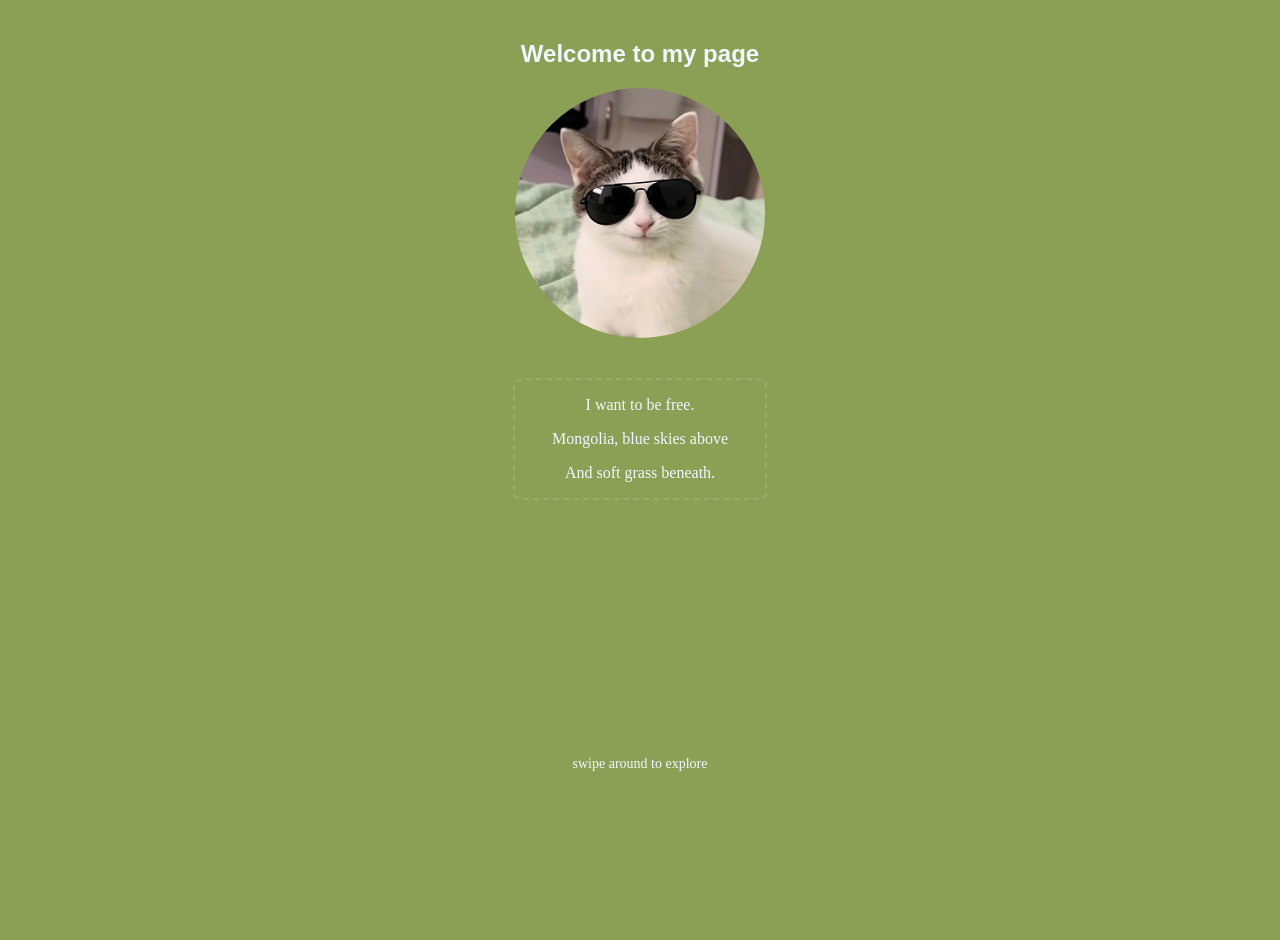
<file: index.html>
<!DOCTYPE html>
<html lang="en">
<head>
    <meta charset="UTF-8">
    <meta name="viewport" content="width=device-width, initial-scale=1.0">
    <title>Personal Webpage</title>
    <link rel="stylesheet" href="index.css">
</head>

<body>

    <section class="profile">

        <h1 class="title">Welcome to my page</h1>

        <div class="photo">
            <img src="images/mugshot2.jpg" class="mugshot2">
            <img src="images/mugshot.png" class="mugshot">
        </div>

        <div class="bio">
            <p> I want to be free. </p>
            <p>
                <span class="link">
                    Mongolia, blue skies above
                    <span class="video">
                        <iframe
                            src="https://www.youtube.com/embed/-3-xhE3B2e8?autoplay=1&mute=1&loop=1&playlist=-3-xhE3B2e8"
                            allow="autoplay">
                        </iframe>
                    </span>
                </span>
            </p>
            <p>
                And soft grass beneath.
            </p>
        </div>

        <footer class="footer">
            <p> swipe around to explore </p>
        </footer>
    </section>
</body>
</html>
</file>
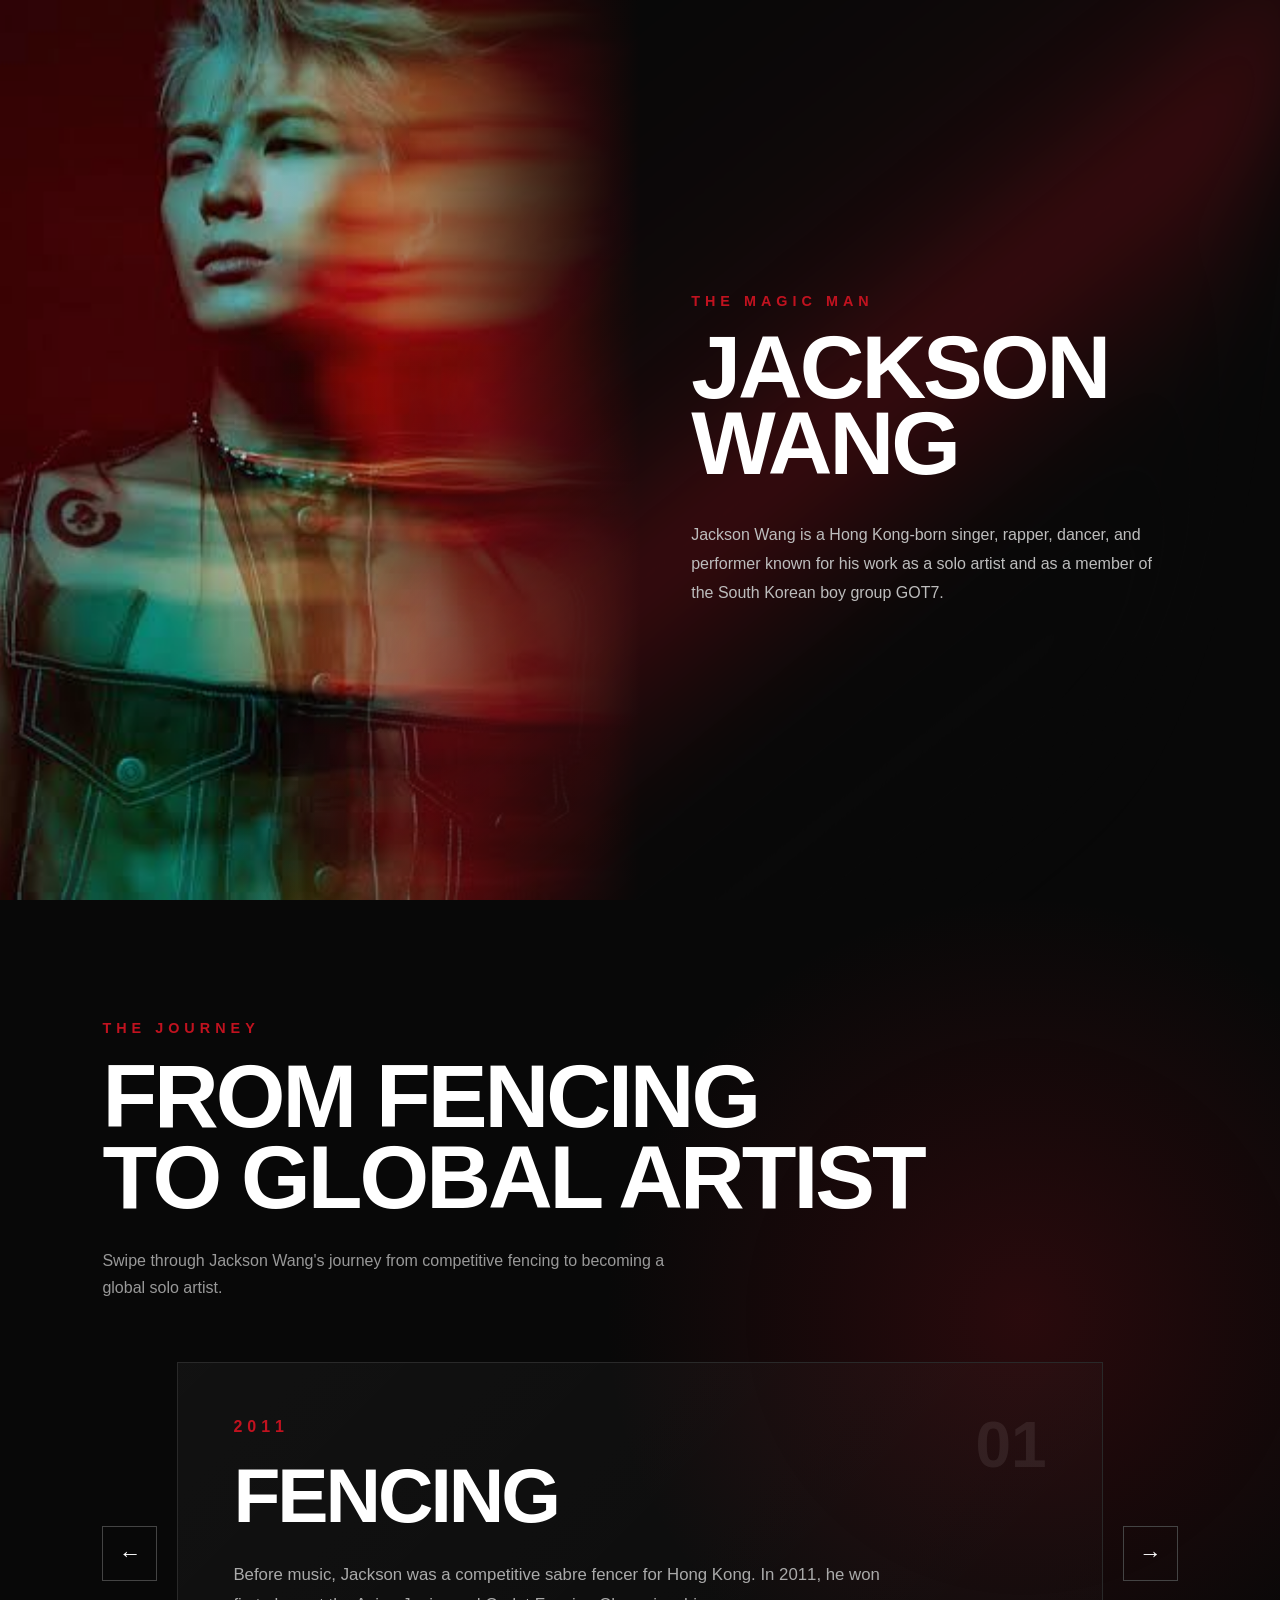
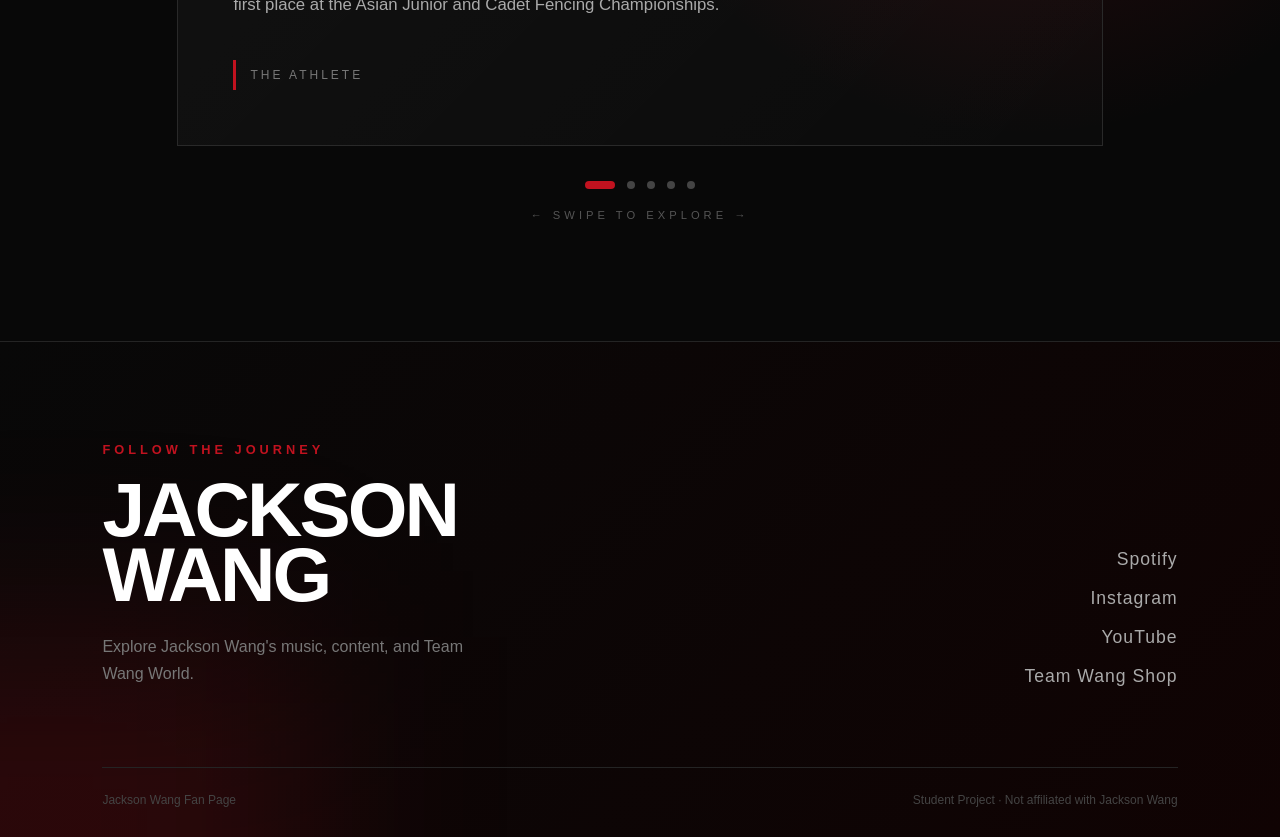
<file: fanpage.html>
<!DOCTYPE html>
<html lang="en">
<head>
    <meta charset="UTF-8">
    <meta name="viewport" content="width=device-width, initial-scale=1.0">

    <title>Jackson Wang | Fan Page</title>

    <link rel="stylesheet" href="style.css">
</head>

<body>

    <!-- Hero Section -->
    <section class="hero">

        <!-- Jackson's Photo -->
        <div class="hero-image">
            <img src="images/jackson-wang.jpeg" alt="Jackson Wang">
        </div>

        <!-- Name and Bio -->
        <div class="hero-content">
            <p class="subtitle">THE MAGIC MAN</p>

            <h1>JACKSON<br>WANG</h1>

            <p class="bio">
                Jackson Wang is a Hong Kong-born singer, rapper, dancer,
                and performer known for his work as a solo artist and as
                a member of the South Korean boy group GOT7.
            </p>
        </div>

        <!-- Diagonal visual boundary -->
        <div class="diagonal-blur"></div>

    </section>


    <!-- Achievements Section -->
   <!-- Career Timeline -->
    <section class="timeline-section">

        <div class="timeline-heading">
            <p class="section-label">THE JOURNEY</p>

            <h2>
                FROM FENCING<br>
                TO GLOBAL ARTIST
            </h2>

            <p class="section-intro">
                Swipe through Jackson Wang's journey from
                competitive fencing to becoming a global solo artist.
            </p>
        </div>


        <!-- Timeline -->
        <div class="timeline-wrapper">

            <button class="timeline-arrow prev" id="prevBtn">
                ←
            </button>


            <div class="timeline-window">

                <div class="timeline-track" id="timelineTrack">


                    <!-- 2011 -->
                    <article class="timeline-card">

                        <div class="timeline-year">
                            2011
                        </div>

                        <div class="timeline-number">
                            01
                        </div>

                        <h3>
                            FENCING
                        </h3>

                        <p>
                            Before music, Jackson was a competitive
                            sabre fencer for Hong Kong. In 2011, he won
                            first place at the Asian Junior and Cadet
                            Fencing Championships.
                        </p>

                        <span class="timeline-category">
                            THE ATHLETE
                        </span>

                    </article>


                    <!-- 2014 -->
                    <article class="timeline-card">

                        <div class="timeline-year">
                            2014
                        </div>

                        <div class="timeline-number">
                            02
                        </div>

                        <h3>
                            GOT7
                        </h3>

                        <p>
                            Jackson made his official debut as a member
                            of GOT7 under JYP Entertainment, beginning
                            his career in the K-pop industry.
                        </p>

                        <span class="timeline-category">
                            THE IDOL
                        </span>

                    </article>


                    <!-- 2017 -->
                    <article class="timeline-card">

                        <div class="timeline-year">
                            2017
                        </div>

                        <div class="timeline-number">
                            03
                        </div>

                        <h3>
                            TEAM WANG
                        </h3>

                        <p>
                            Jackson founded Team Wang to support his
                            solo activities in China and released
                            his first English-language solo single,
                            "Papillon".
                        </p>

                        <span class="timeline-category">
                            THE CREATIVE
                        </span>

                    </article>


                    <!-- 2019 -->
                    <article class="timeline-card">

                        <div class="timeline-year">
                            2019
                        </div>

                        <div class="timeline-number">
                            04
                        </div>

                        <h3>
                            MIRRORS
                        </h3>

                        <p>
                            Jackson released his first full-length
                            solo album, Mirrors. The album reached
                            No. 32 on the Billboard 200.
                        </p>

                        <span class="timeline-category">
                            THE SOLOIST
                        </span>

                    </article>


                    <!-- 2022 -->
                    <article class="timeline-card">

                        <div class="timeline-year">
                            2022
                        </div>

                        <div class="timeline-number">
                            05
                        </div>

                        <h3>
                            MAGIC MAN
                        </h3>

                        <p>
                            Jackson released Magic Man, expanding
                            his solo identity and beginning a new
                            chapter of his international career.
                        </p>

                        <span class="timeline-category">
                            THE MAGIC MAN
                        </span>

                    </article>


                </div>

            </div>


            <button class="timeline-arrow next" id="nextBtn">
                →
            </button>

        </div>


        <!-- Timeline progress -->
        <div class="timeline-progress">

            <span class="progress-dot active"></span>
            <span class="progress-dot"></span>
            <span class="progress-dot"></span>
            <span class="progress-dot"></span>
            <span class="progress-dot"></span>

        </div>


        <p class="swipe-hint">
            ← SWIPE TO EXPLORE →
        </p>

    </section>
    <!-- Footer -->
    <footer class="footer">

        <div class="footer-content">

            <div class="footer-brand">
                <p class="footer-label">FOLLOW THE JOURNEY</p>

                <h2>JACKSON<br>WANG</h2>

                <p>
                    Explore Jackson Wang's music, content,
                    and Team Wang World.
                </p>
            </div>


            <div class="footer-links">

                <a href="https://open.spotify.com/artist/1Xyo4u8uXC1ZmMpatF05PJ"
                target="_blank">
                    Spotify
                </a>

                <a href="https://www.instagram.com/jacksonwang852/"
                target="_blank">
                    Instagram
                </a>

                <a href="https://www.youtube.com/@JacksonWang"
                target="_blank">
                    YouTube
                </a>

                <a href="https://teamwangdesign.com/"
                target="_blank">
                    Team Wang Shop
                </a>

            </div>

        </div>


        <div class="footer-bottom">

            <p>
                Jackson Wang Fan Page
            </p>

            <p>
                Student Project · Not affiliated with Jackson Wang
            </p>

        </div>

    </footer>


    <!-- JavaScript -->
    <script src="script.js"></script>

</body>
</html>
</file>
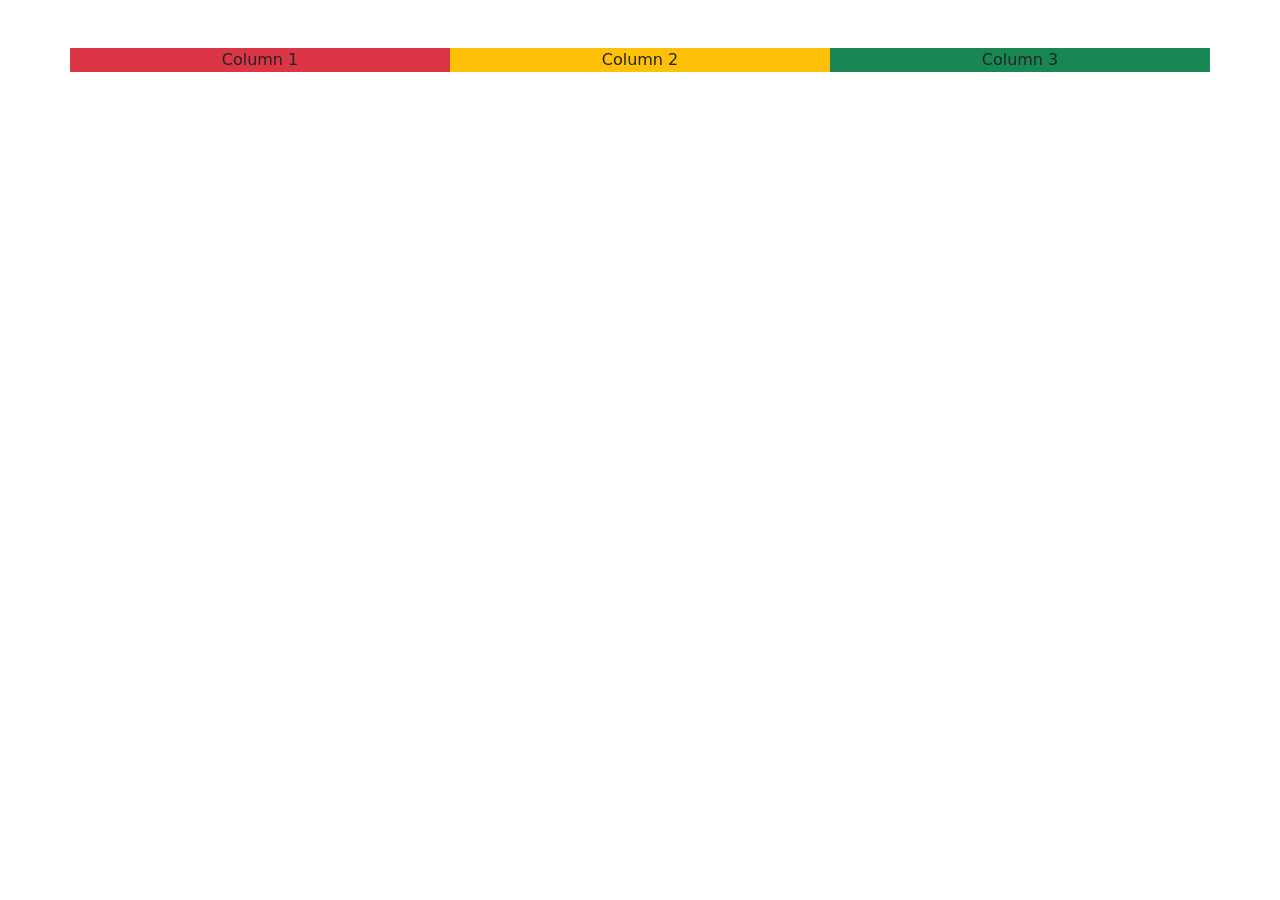
<file: Week3/challenge/bootstrap.html>
<!DOCTYPE html>
<html lang="en">
<head>
    <meta charset="utf-8">
    <meta name="viewport" content="width=device-width, initial-scale=1">
    <title>Bootstrap demo</title>
    <link href="https://cdn.jsdelivr.net/npm/bootstrap@5.2.3/dist/css/bootstrap.min.css" rel="stylesheet" integrity="sha384-rbsA2VBKQhggwzxH7pPCaAqO46MgnOM80zW1RWuH61DGLwZJEdK2Kadq2F9CUG65" crossorigin="anonymous">
    <!-- Bootstrap CSS CDN -->
    
</head>
<body>
    <script src="https://cdn.jsdelivr.net/npm/bootstrap@5.2.3/dist/js/bootstrap.bundle.min.js" integrity="sha384-kenU1KFdBIe4zVF0s0G1M5b4hcpxyD9F7jL+jjXkk+Q2h455rYXK/7HAuoJl+0I4" crossorigin="anonymous"></script>
    <!-- Bootstrap JavaScript CDN -->
    <div class="container text-center mt-5">
        <div class="row">
            <div class="col-md-4 col-sm-6  bg-danger">
            <!-- when the screen is small, sm, each take 6 cols -->
            <!-- when the screen is medium, each take 4 cols -->
            Column 1
            </div>

            <div class="col-md-4 col-sm-6 bg-warning">
            Column 2
            </div>

            <div class="col-md-4 col-sm-6 bg-success">
            Column 3
            </div>

        </div>
    </div>
</body>
</html>
</file>
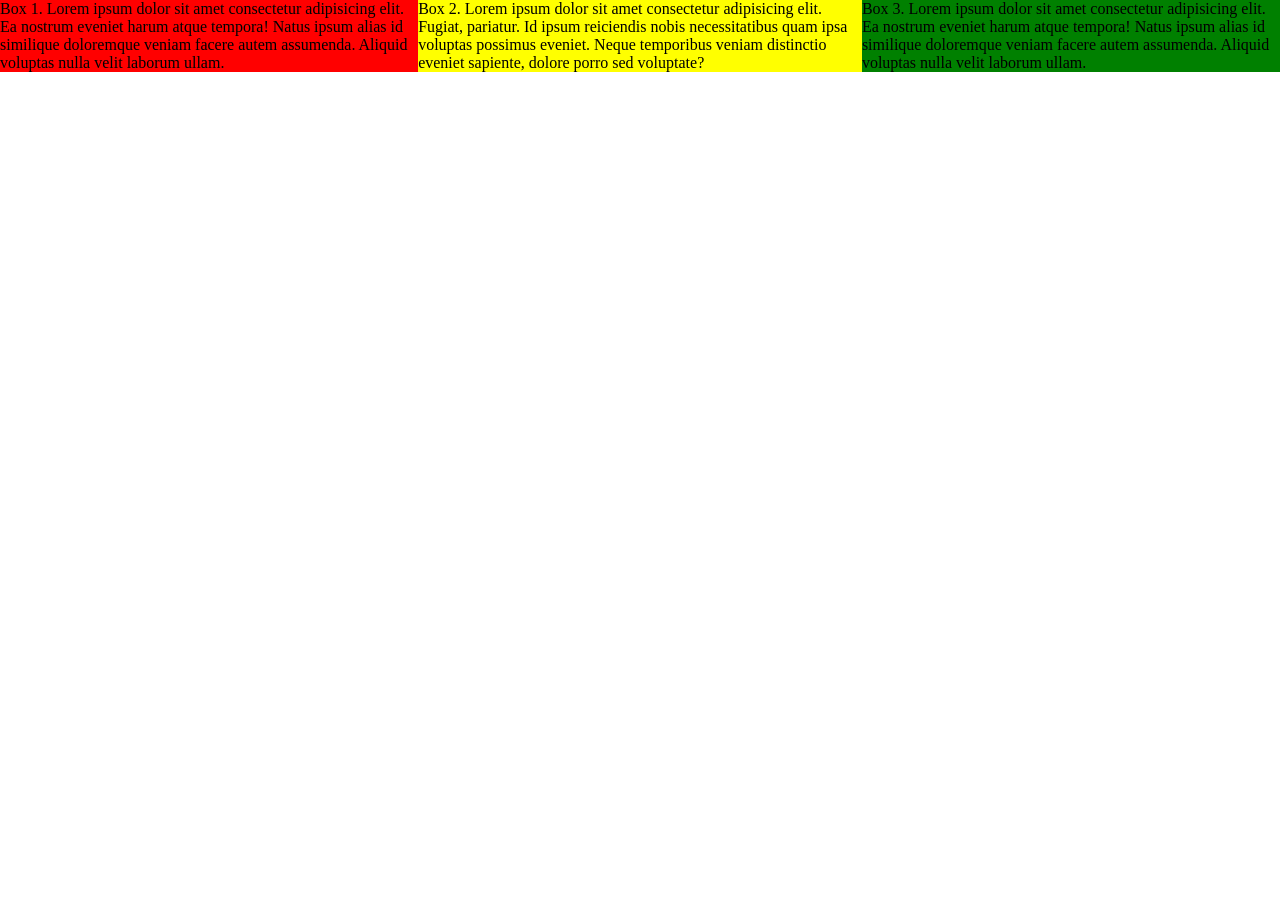
<file: Week3/challenge/normal.html>
<!DOCTYPE html>
<html lang="en">
<head>
    <meta charset="UTF-8">
    <meta name="viewport" content="width=device-width, initial-scale=1.0">
    <title>No Bootstrap Yet</title>
    <link rel="stylesheet" href="normal.css">
</head>
<body>

    <div class="parent">

        <div class="child" id="box1">
            Box 1.
            Lorem ipsum dolor sit amet consectetur adipisicing elit. Ea nostrum eveniet harum atque tempora! Natus ipsum alias id similique doloremque veniam facere autem assumenda. Aliquid voluptas nulla velit laborum ullam.
        </div>

        <div class="child" id="box2">
            Box 2.
            Lorem ipsum dolor sit amet consectetur adipisicing elit. Fugiat, pariatur. Id ipsum reiciendis nobis necessitatibus quam ipsa voluptas possimus eveniet. Neque temporibus veniam distinctio eveniet sapiente, dolore porro sed voluptate?
        </div>

        <div class="child" id="box3">
            Box 3.
            Lorem ipsum dolor sit amet consectetur adipisicing elit. Ea nostrum eveniet harum atque tempora! Natus ipsum alias id similique doloremque veniam facere autem assumenda. Aliquid voluptas nulla velit laborum ullam.
        </div>

    </div>
    
</body>
</html>
</file>
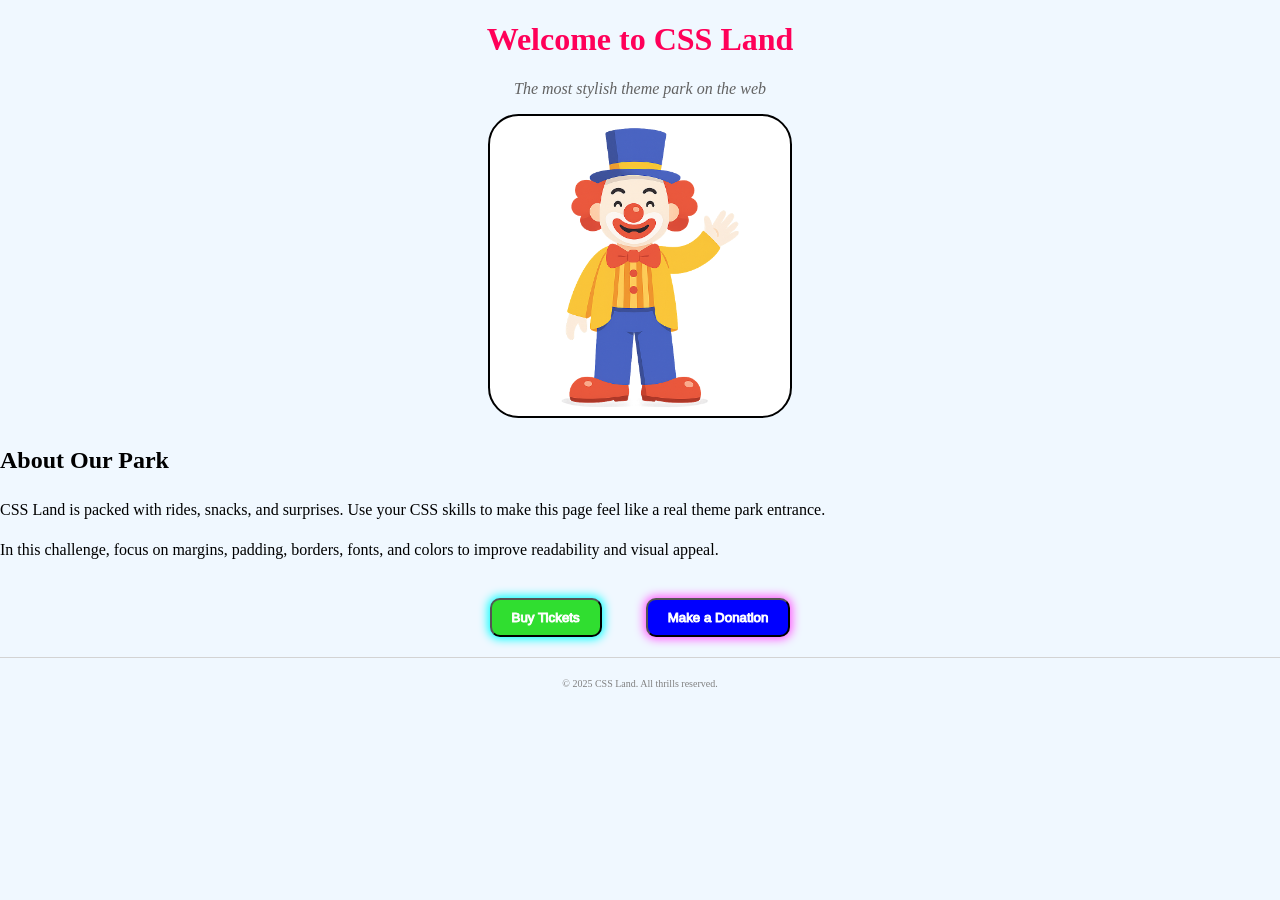
<file: Week2/challenge/Challenge1/home.html>
<!DOCTYPE html>
<html lang="en">
<head>
    <meta charset="UTF-8" />
    <meta name="viewport" content="width=device-width, initial-scale=1.0"/>
    <title>Challenge 1 - CSS Land - Welcome</title>
    <link rel="stylesheet" href="styles.css"/>
</head>
<body>

    <!-- DO NOT MODIFY HTML
         YOU MAY ONLY EDIT styles.css
    -->

    <div class="container">

        <header class="site-header">
            <h1>Welcome to <span class="park-name">CSS Land</span></h1>
            <p class="tagline">The most stylish theme park on the web</p>
        </header>

        <main>
            <section class="hero">
                <div class="mascot-placeholder" aria-label="Mascot placeholder" role="img">
                    <img id="mascot-image" src="mascot.png">
                </div>
            </section>

            <section class="about">
                <h2>About Our Park</h2>
                <p>CSS Land is packed with rides, snacks, and surprises. Use your CSS skills to make this
                    page feel like a real theme park entrance.
                </p>
                <p>In this challenge, focus on margins, padding, borders, fonts, and colors to improve
                    readability and visual appeal.
                </p>
            </section>

            <section class="actions">
                <button class="buy-tickets">Buy Tickets</button>
                <button class="make-donation">Make a Donation</button>
            </section>
        </main>

        <footer class="site-footer">
            <p>© 2025 CSS Land. All thrills reserved.</p>
        </footer>

    </div>

</body>
</html>
</file>
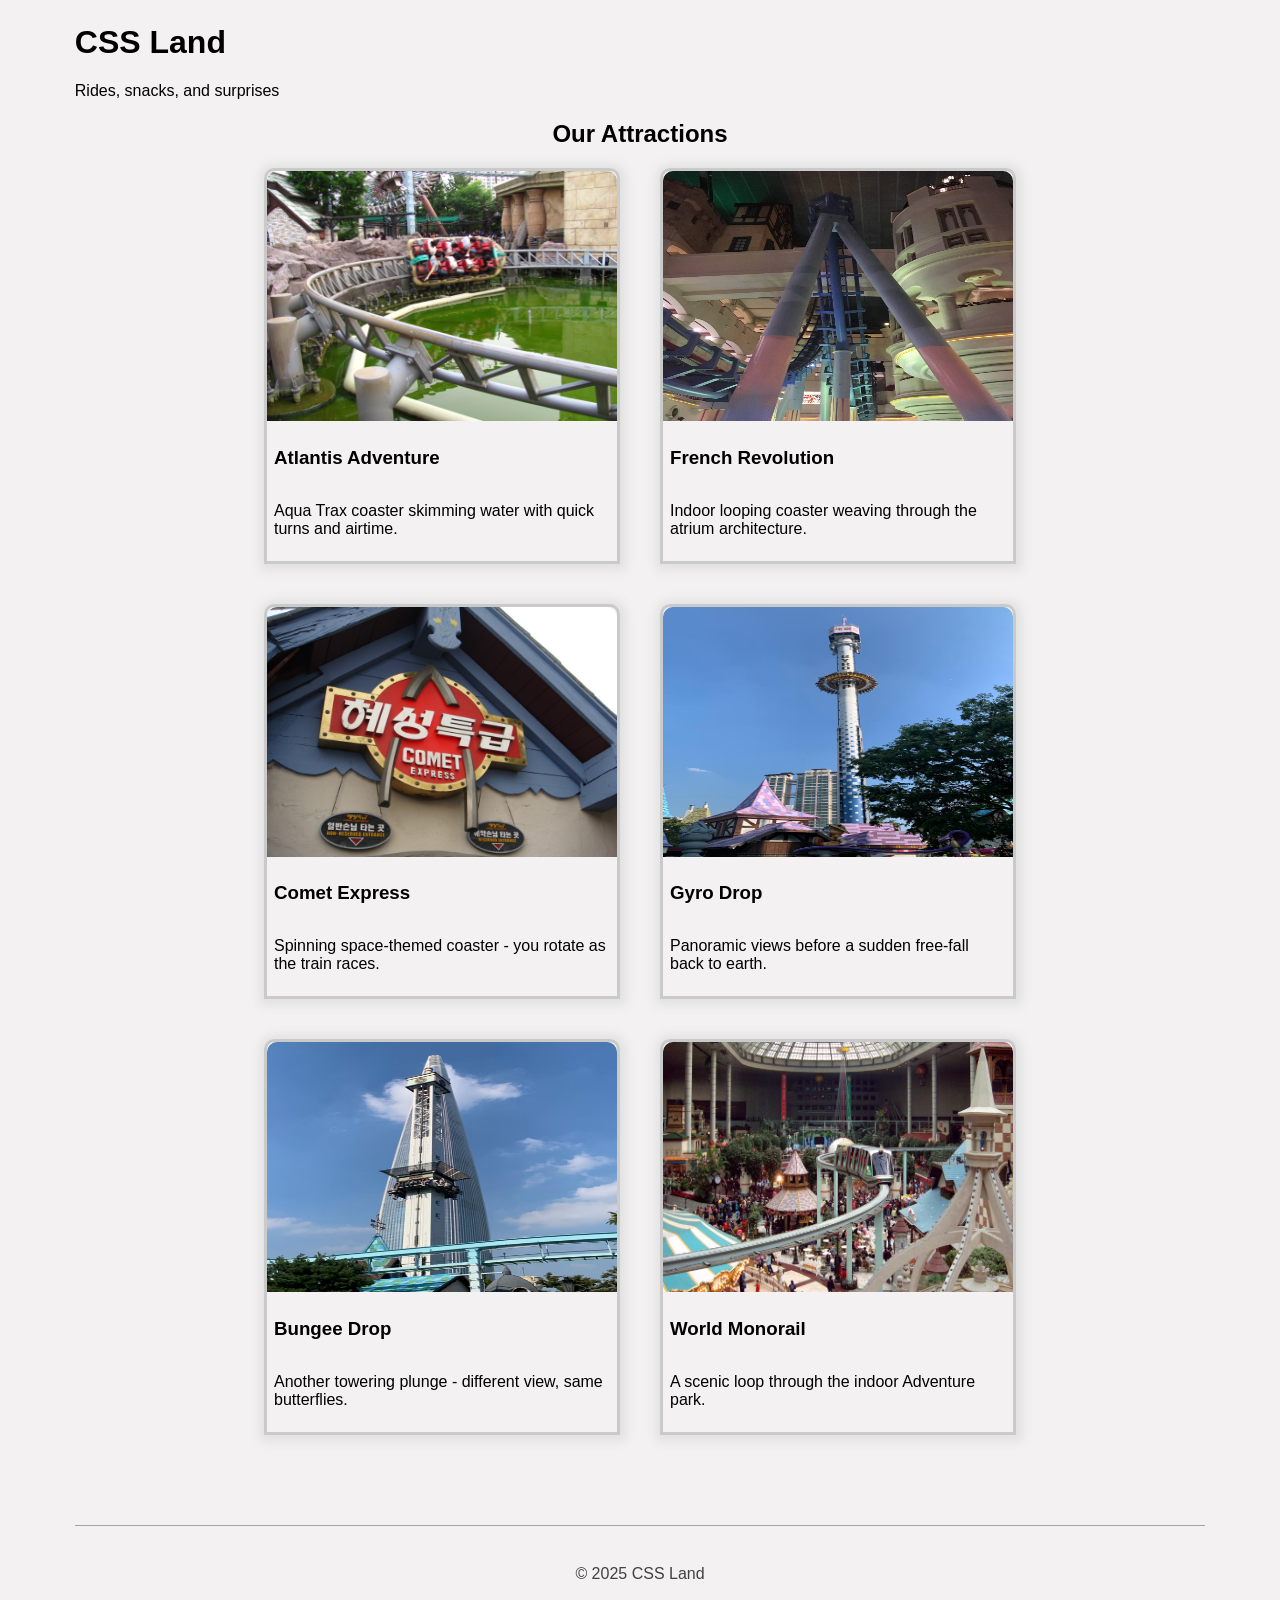
<file: Week2/challenge/Challenge2/home.html>
<!DOCTYPE html>
<html lang="en">
<head>
    <meta charset="UTF-8" />
    <meta name="viewport" content="width=device-width, initial-scale=1.0"/>
    <title>Challenge 2 - CSS Land - Attractions Gallery</title>
    <link rel="stylesheet" href="styles.css"/>
</head>
<body>

    <!-- DO NOT MODIFY home.html -->
    <!-- Add all styling in styles.css -->

    <div class="container">
        <header class="site-header">
            <h1>CSS Land</h1>
            <p class="tagline">Rides, snacks, and surprises</p>
        </header>

        <main>
            <section class="attractions">
                <h2>Our Attractions</h2>

                <div class="cards">
                    <article class="card">
                        <img src="images/atlantis.jpg" alt="Atlantis Adventure at Lotte World">
                        <h3>Atlantis Adventure</h3>
                        <p class="blurb">Aqua Trax coaster skimming water with quick turns and airtime.</p>
                    </article>

                    <article class="card">
                        <img src="images/french.jpg" alt="French Revolution indoor coaster">
                        <h3>French Revolution</h3>
                        <p class="blurb">Indoor looping coaster weaving through the atrium architecture.</p>
                    </article>

                    <article class="card">
                        <img src="images/comet.jpg" alt="Comet Express at Lotte World">
                        <h3>Comet Express</h3>
                        <p class="blurb">Spinning space-themed coaster - you rotate as the train races.</p>
                    </article>

                    <article class="card">
                        <img src="images/gyro.jpg" alt="Gyro Drop tower ride at Lotte World">
                        <h3>Gyro Drop</h3>
                        <p class="blurb">Panoramic views before a sudden free-fall back to earth.</p>
                    </article>

                    <article class="card">
                        <img src="images/bungee.jpg" alt="Bungee Drop at Lotte World">
                        <h3>Bungee Drop</h3>
                        <p class="blurb">Another towering plunge - different view, same butterflies.</p>
                    </article>

                    <article class="card">
                        <img src="images/monorail.jpg" alt="World Monorail at Lotte World Adventure">
                        <h3>World Monorail</h3>
                        <p class="blurb">A scenic loop through the indoor Adventure park.</p>
                    </article>
                </div>
            </section>
        </main>

        <footer class="site-footer">
            <p>© 2025 CSS Land</p>
        </footer>
    </div>

</body>
</html>
</file>
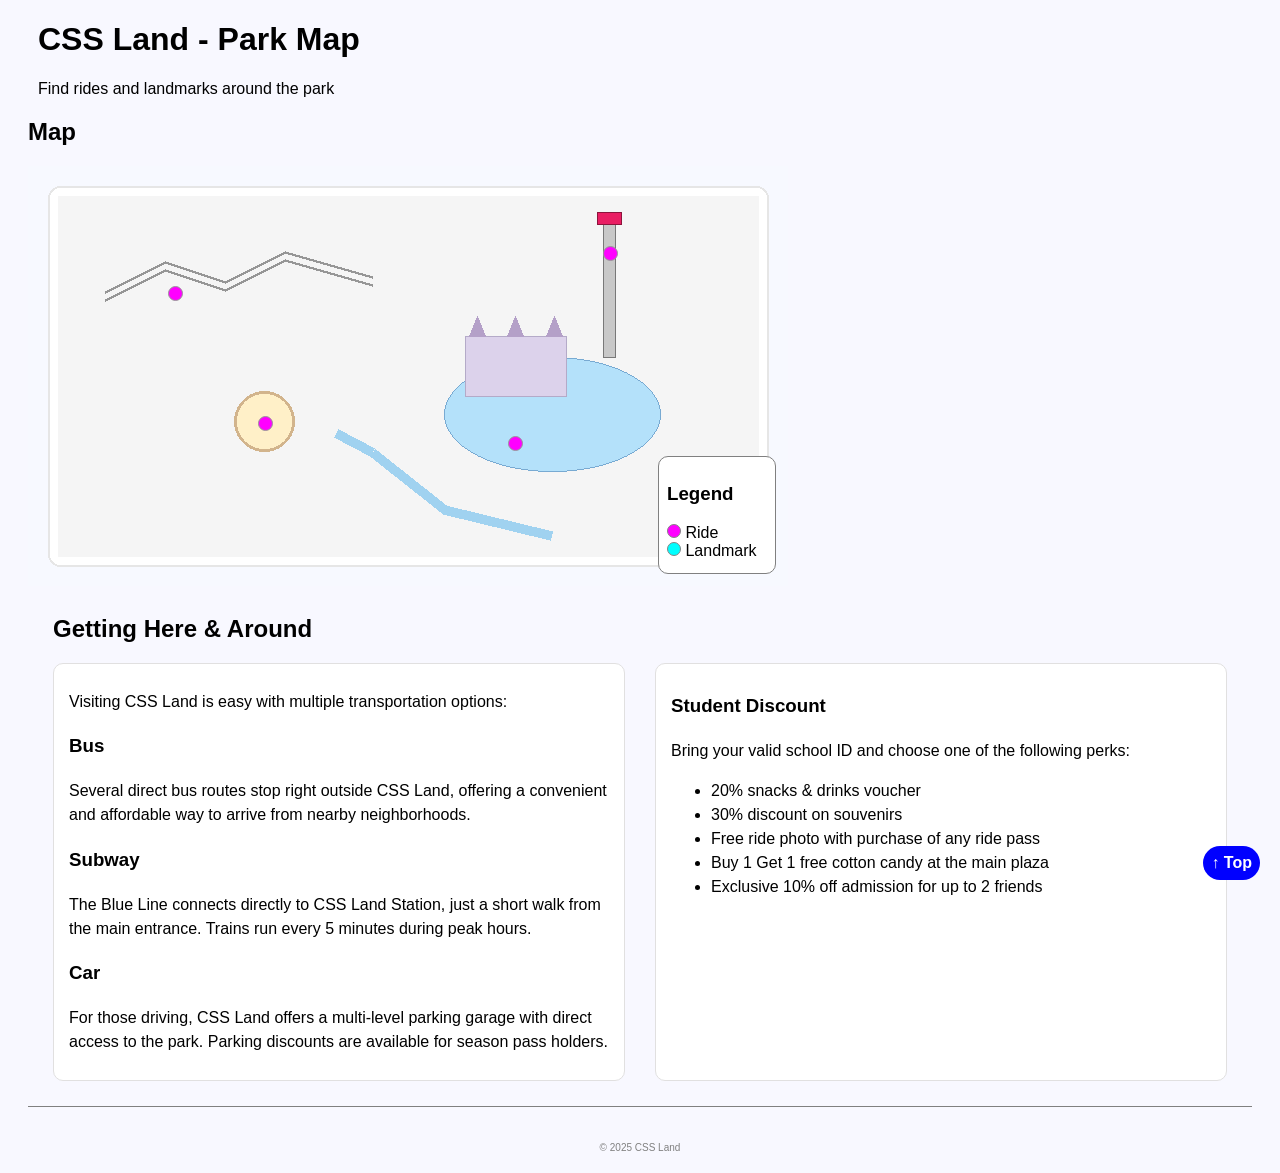
<file: Week2/challenge/Challenge3/home.html>
<!DOCTYPE html>
<html lang="en">
<head>
    <meta charset="UTF-8" />
    <meta name="viewport" content="width=device-width, initial-scale=1.0"/>
    <title>Challenge 3 - CSS Land - Park Map</title>
    <link rel="stylesheet" href="styles.css"/>
</head>
<body id="top">
    <!-- DO NOT MODIFY home.html -->
    <!-- Add all your styles in styles.css -->

    <div class="container">
        <header class="site-header">
            <h1>CSS Land - Park Map</h1>
            <p class="tagline">Find rides and landmarks around the park</p>
        </header>

        <main>
            <section class="map-section">
                <h2>Map</h2>

                <!-- Map wrapper: make this the positioning context -->
                <div class="map-wrapper">
                    <!-- Map image -->
                    <img class="park-map" src="map.png" alt="CSS Land Park Map">

                    <!-- Attraction markers (place precisely on the map) -->
                    <button class="marker" id="marker-atlantis" aria-label="Atlantis Adventure">
                        <span class="tooltip">Atlantis Adventure</span>
                    </button>

                    <button class="marker" id="marker-gyro" aria-label="Gyro Drop">
                        <span class="tooltip">Gyro Drop</span>
                    </button>

                    <button class="marker" id="marker-carousel" aria-label="Carousel Dreams">
                        <span class="tooltip">Carousel Dreams</span>
                    </button>

                    <button class="marker" id="marker-river" aria-label="River Rapids">
                        <span class="tooltip">River Rapids</span>
                    </button>

                    <!-- Legend box pinned to map corner -->
                    <aside class="legend">
                        <h3>Legend</h3>
                        <ul>
                            <li><span class="dot ride"></span> Ride</li>
                            <li><span class="dot landmark"></span> Landmark</li>
                        </ul>
                    </aside>
                </div>
            </section>

            <section class="transport">
                <h2>Getting Here & Around</h2>
                <div class="transport-columns">
                    <!-- Left column: Transportation info -->
                    <div class="transport-info">
                        <p>Visiting CSS Land is easy with multiple transportation options:</p>

                        <h3>Bus</h3>
                        <p>Several direct bus routes stop right outside CSS Land, offering a convenient and affordable way to arrive from nearby neighborhoods.</p>

                        <h3>Subway</h3>
                        <p>The Blue Line connects directly to CSS Land Station, just a short walk from the main entrance. Trains run every 5 minutes during peak hours.</p>

                        <h3>Car</h3>
                        <p>For those driving, CSS Land offers a multi-level parking garage with direct access to the park. Parking discounts are available for season pass holders.</p>
                    </div>

                    <!-- Right column: Student discount info -->
                    <div class="transport-discounts">
                        <h3>Student Discount</h3>
                        <p>Bring your valid school ID and choose one of the following perks:</p>
                        <ul>
                            <li>20% snacks & drinks voucher</li>
                            <li>30% discount on souvenirs</li>
                            <li>Free ride photo with purchase of any ride pass</li>
                            <li>Buy 1 Get 1 free cotton candy at the main plaza</li>
                            <li>Exclusive 10% off admission for up to 2 friends</li>
                        </ul>
                    </div>
                </div>
            </section>

        </main>

        <!-- Fixed Back to Top button -->
        <a href="#top" class="back-to-top" aria-label="Back to top">↑ Top</a>

        <footer class="site-footer">
            <p>© 2025 CSS Land</p>
        </footer>
    </div>
</body>
</html>
</file>
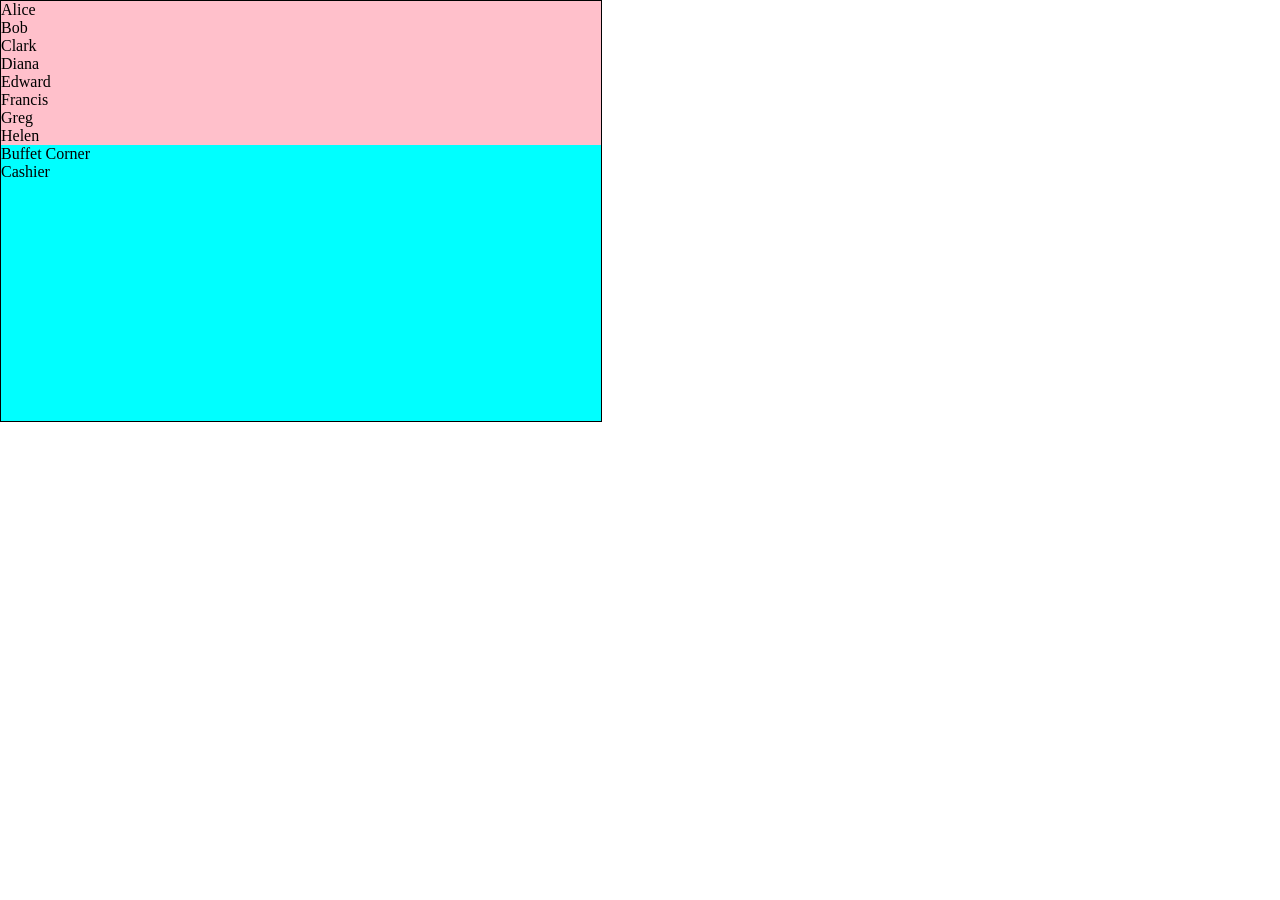
<file: Week3/challenge/Challenge0/restaurant.html>
<!DOCTYPE html>
<html lang="en">
<head>
    <title>Restaurant</title>

    <!-- DO NOT REMOVE THE BELOW LINE -->
    <link rel="stylesheet" href="restaurant.css">
</head>
<body>


    <!-- [START] floor
            DO NOT REMOVE THIS ELEMENT
            YOU MAY ADD MORE CODE
    -->
    <div id="floor">


        <!-- Row 1 -->
        <div class="row">
        
            <div class="dining-table">
                Alice
            </div>

            <div class="dining-table">
                Bob
            </div>

            <div class="dining-table">
                Clark
            </div>

            <div class="dining-table">
                Diana
            </div>
        
        </div>


        <!-- Row 2 -->
        <div class="row">
        
            <div class="dining-table">
                Edward
            </div>

            <div class="dining-table">
                Francis
            </div>

            <div class="dining-table">
                Greg
            </div>

            <div class="dining-table">
                Helen
            </div>
        
        </div>


        <!-- Row 3 -->
        <div class="row">
        
            <div class="buffet-corner">
                Buffet Corner
            </div>

            <div class="cashier-table">
                Cashier
            </div>
        
        </div>
        


    </div><!-- [END] floor -->
    

    
</body>
</html>
</file>
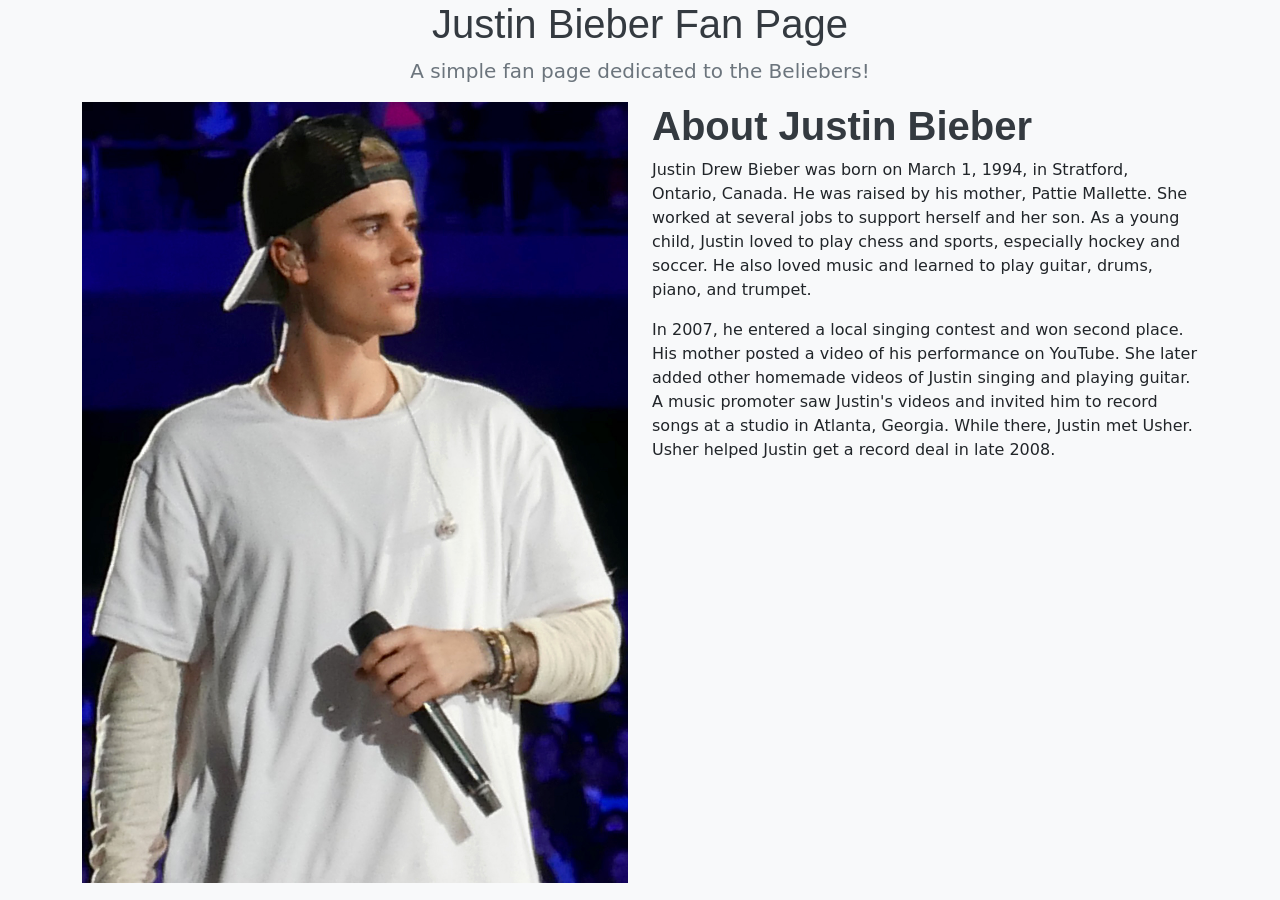
<file: Week3/challenge/Challenge1/justin.html>
<!DOCTYPE html>
<html lang="en">
<head>
    <meta charset="UTF-8">
    <meta name="viewport" content="width=device-width, initial-scale=1.0">
    <title>Challenge 1 - Justin</title>

    <!-- Bootstrap CSS -->
    <link href="https://cdn.jsdelivr.net/npm/bootstrap@5.3.7/dist/css/bootstrap.min.css" rel="stylesheet" integrity="sha384-LN+7fdVzj6u52u30Kp6M/trliBMCMKTyK833zpbD+pXdCLuTusPj697FH4R/5mcr" crossorigin="anonymous">

    <!-- External CSS -->
    <link rel="stylesheet" href="styles.css">

</head>
<body>

    <div class="container">

        <div class="row">
            <!-- Task 1
                 - The text such as Heading and Paragraph must be horizontally centered (Use appropriate Bootstrap classes)
                 - There should be some margin at the Top and at the Bottom of the text (Use appropriate Bootstrap classes)
            -->
            <div class="text-center mx-auto">
                <h1>Justin Bieber Fan Page</h1>
                <p class="lead">A simple fan page dedicated to the Beliebers!</p>
            </div>
        </div>

        <div class="row">

            <!-- Task 2
                    Add your columns here -->

            <!-- You can find Justin's photo in Challenge1/justin_concert.jpg -->
            <div class="col-md-6 col-sm-12">
                <img src="./justin_concert.jpg" class="img-fluid">
            </div>
            <div class="col-md-6 col-sm-12">
                <h1><strong>About Justin Bieber</strong></h1>

                <p>Justin Drew Bieber was born on March 1, 1994, in Stratford, Ontario, Canada. He was raised by his mother, Pattie Mallette. She worked at several jobs to support herself and her son. As a young child, Justin loved to play chess and sports, especially hockey and soccer. He also loved music and learned to play guitar, drums, piano, and trumpet.</p>

                <p>In 2007, he entered a local singing contest and won second place. His mother posted a video of his performance on YouTube. She later added other homemade videos of Justin singing and playing guitar. A music promoter saw Justin's videos and invited him to record songs at a studio in Atlanta, Georgia. While there, Justin met Usher. Usher helped Justin get a record deal in late 2008.</p>
                
            </div>
        </div>

    </div>

    <!-- Bootstrap JavaScript -->
    <script src="https://cdn.jsdelivr.net/npm/bootstrap@5.3.7/dist/js/bootstrap.bundle.min.js" integrity="sha384-ndDqU0Gzau9qJ1lfW4pNLlhNTkCfHzAVBReH9diLvGRem5+R9g2FzA8ZGN954O5Q" crossorigin="anonymous"></script>

</body>
</html>
</file>
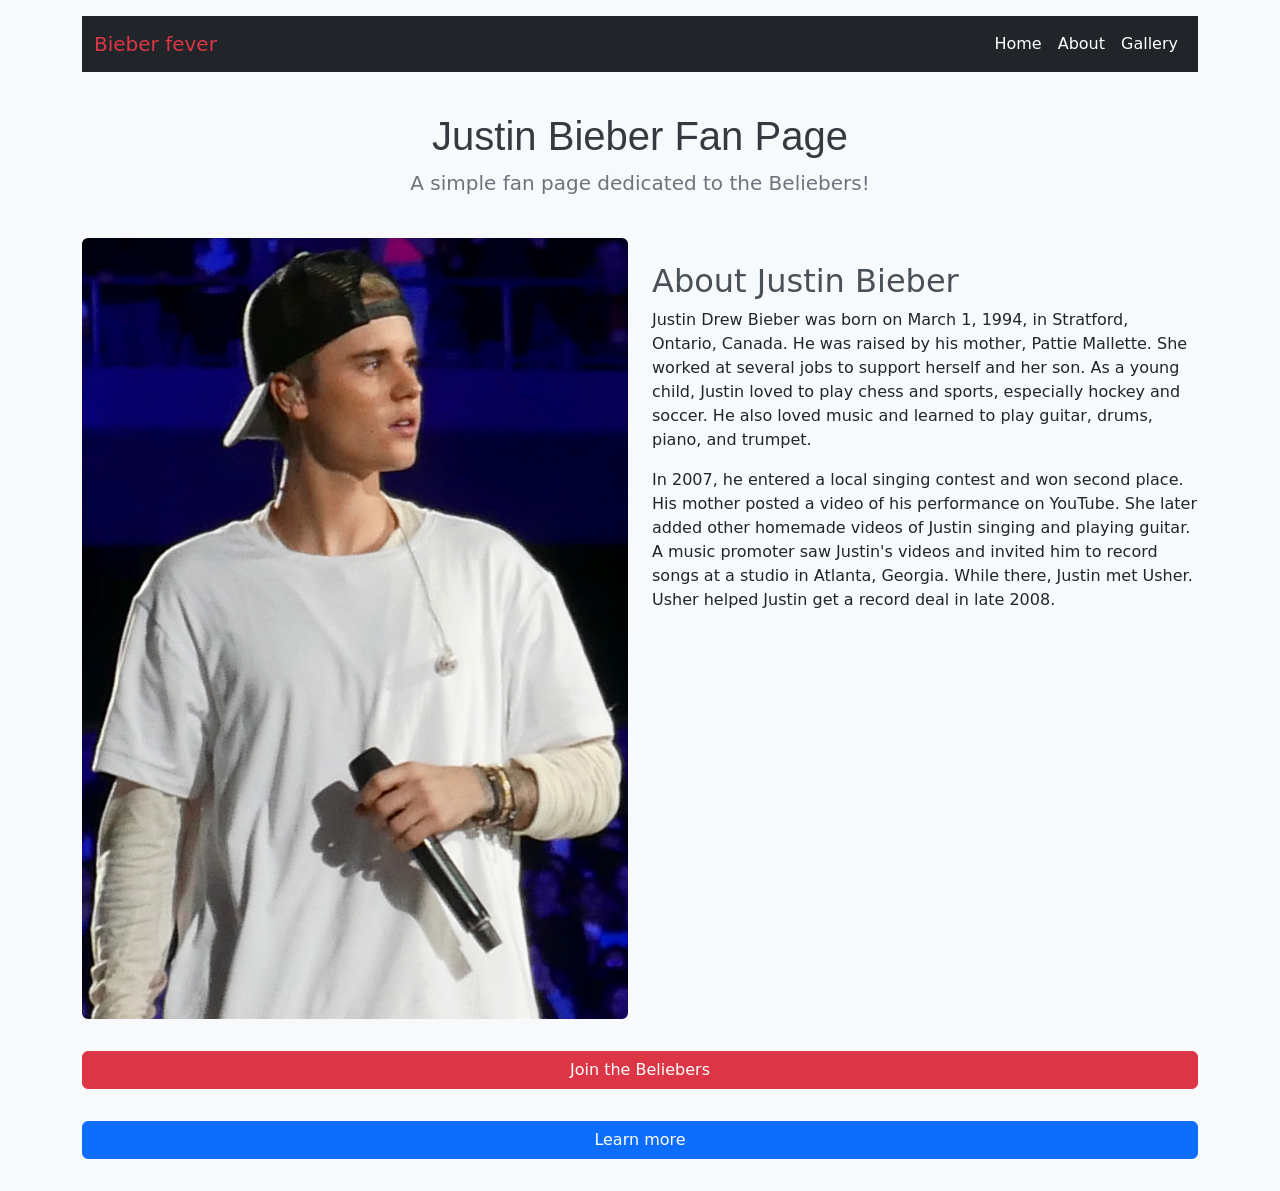
<file: Week3/challenge/Challenge2/justin.html>
<!DOCTYPE html>
<html lang="en">
<head>
    <meta charset="UTF-8">
    <meta name="viewport" content="width=device-width, initial-scale=1.0">
    <title>Challenge 2 - Justin</title>

    <!-- Bootstrap CSS -->
    <link href="https://cdn.jsdelivr.net/npm/bootstrap@5.3.7/dist/css/bootstrap.min.css" rel="stylesheet" integrity="sha384-LN+7fdVzj6u52u30Kp6M/trliBMCMKTyK833zpbD+pXdCLuTusPj697FH4R/5mcr" crossorigin="anonymous">

    <!-- External CSS -->
    <link rel="stylesheet" href="styles.css">

</head>
<body>

    <div class="container">

        <!-- Task 1
             - Add a navigtion bar
        -->
        <nav class="navbar navbar-dark navbar-expand-lg bg-dark text-white col-sm-12 my-3">
            <div class="container">
                <a class="navbar-brand text-danger" href="#">Bieber fever</a>

                <button class="navbar-toggler"
                        data-bs-toggle="collapse"
                        data-bs-target="#navbarSupportedContent">
                    <span class="navbar-toggler-icon"></span>
                </button>
                <div class="collapse navbar-collapse" id="navbarSupportedContent">
                    <ul class="navbar-nav ms-auto">
                        <li class="nav-item">
                            <a class="nav-link text-white" href="#">Home</a>
                        </li>

                        <li class="nav-item">
                            <a class="nav-link text-white" href="#">About</a>
                        </li>

                        <li class="nav-item">
                            <a class="nav-link text-white" href="#">Gallery</a>
                        </li>
                    </ul>
                </div>
            </div>
        </nav>


        <div class="row">
            <div class="col-12 text-center my-4">
                <h1>Justin Bieber Fan Page</h1>
                <p class="lead">A simple fan page dedicated to the Beliebers!</p>
            </div>
        </div>

        <div class="row">

            <div class="col-md-6 text-center">
                <img src="justin_concert.jpg" 
                class="img-fluid rounded" alt="Justin Bieber">
            </div>

            <div class="col-md-6 my-4">

                <h2>About Justin Bieber</h2>

                <p>Justin Drew Bieber was born on March 1, 1994, in Stratford, Ontario, Canada. He was raised by his mother, Pattie Mallette. She worked at several jobs to support herself and her son. As a young child, Justin loved to play chess and sports, especially hockey and soccer. He also loved music and learned to play guitar, drums, piano, and trumpet.</p>

                <p>In 2007, he entered a local singing contest and won second place. His mother posted a video of his performance on YouTube. She later added other homemade videos of Justin singing and playing guitar. A music promoter saw Justin's videos and invited him to record songs at a studio in Atlanta, Georgia. While there, Justin met Usher. Usher helped Justin get a record deal in late 2008.</p>
            </div>

        </div>

        <!-- Task 2
             - Add 2 buttons
        -->
        <div class="button-containe my-3">
            <button class="btn btn-danger col-12 my-3 " onclick="alert('You are now a Belieber!')">
                Join the Beliebers
            </button>
            <a class="btn btn-primary col-12 my-3" href="https://www.justinbiebermusic.com">
                Learn more
            </a>
        </div>
    </div>
    

    <!-- Bootstrap JavaScript -->
    <script src="https://cdn.jsdelivr.net/npm/bootstrap@5.3.7/dist/js/bootstrap.bundle.min.js" integrity="sha384-ndDqU0Gzau9qJ1lfW4pNLlhNTkCfHzAVBReH9diLvGRem5+R9g2FzA8ZGN954O5Q" crossorigin="anonymous"></script>

</body>
</html>
</file>
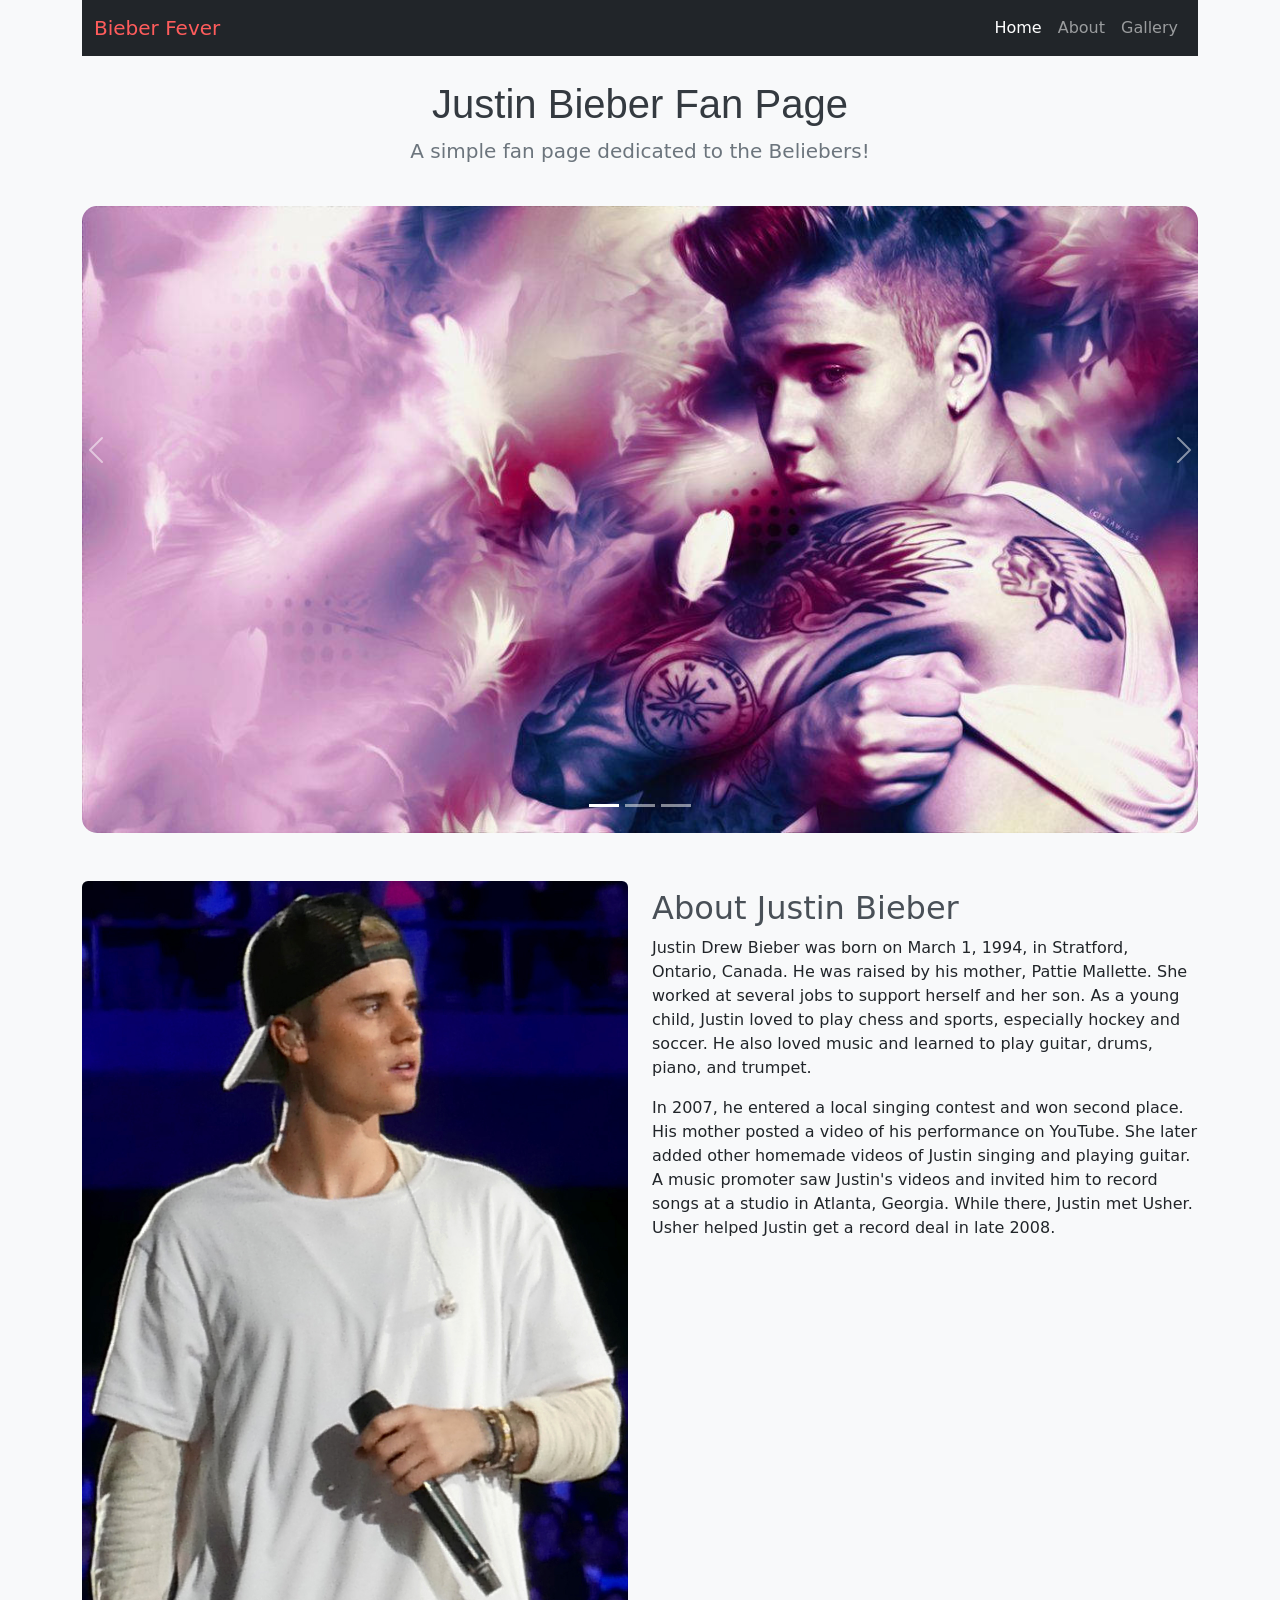
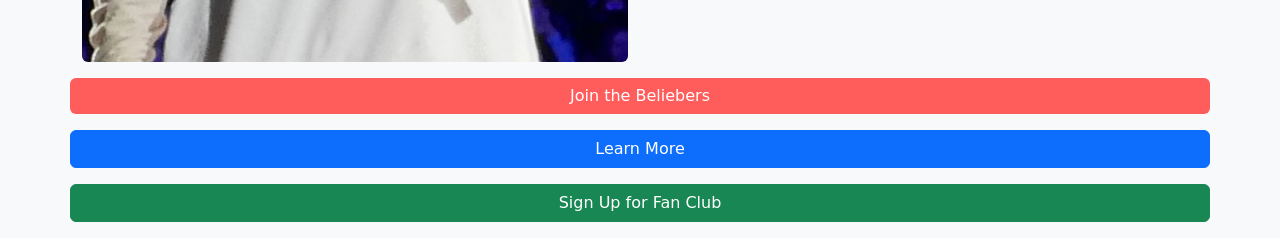
<file: Week3/challenge/Challenge3/justin.html>
<!DOCTYPE html>
<html lang="en">
<head>
    <meta charset="UTF-8">
    <meta name="viewport" content="width=device-width, initial-scale=1.0">
    <title>Challenge 3 - Justin</title>

    <!-- Bootstrap CSS -->
    <link href="https://cdn.jsdelivr.net/npm/bootstrap@5.3.7/dist/css/bootstrap.min.css" rel="stylesheet" integrity="sha384-LN+7fdVzj6u52u30Kp6M/trliBMCMKTyK833zpbD+pXdCLuTusPj697FH4R/5mcr" crossorigin="anonymous">

    <!-- External CSS -->
    <link rel="stylesheet" href="styles.css">

</head>
<body>

    <div class="container">

        <!-- Navbar -->
        <nav class="navbar navbar-expand-lg navbar-dark bg-dark">
            <div class="container-fluid">
                <a class="navbar-brand" href="#">Bieber Fever</a>
                <button class="navbar-toggler" type="button" data-bs-toggle="collapse" data-bs-target="#navbarNav" aria-controls="navbarNav" aria-expanded="false" aria-label="Toggle navigation">
                    <span class="navbar-toggler-icon"></span>
                </button>
                <div class="collapse navbar-collapse" id="navbarNav">
                    <ul class="navbar-nav ms-auto">
                        <li class="nav-item">
                            <a class="nav-link active" aria-current="page" href="#">Home</a>
                        </li>
                        <li class="nav-item">
                            <a class="nav-link" href="#">About</a>
                        </li>
                        <li class="nav-item">
                            <a class="nav-link" href="#">Gallery</a>
                        </li>
                    </ul>
                </div>
            </div>
        </nav>

        <div class="row">
            <!-- Header Section -->
            <div class="col-12 text-center my-4">
                <h1>Justin Bieber Fan Page</h1>
                <p class="lead">A simple fan page dedicated to the Beliebers!</p>
            </div>
        </div>

        <!-- Task 1
             - Gallery Carousel Placeholder
             - Add your carousel here 
             - Slideshow image files are:
                justin1.jpg
                justin2.jpg
                justin3.jpg
        -->
    <div class="mx-auto box"><!-- put the carousel in a box and center it -->

        <div id="carouselExampleCaptions" class="carousel slide" data-bs-ride="carousel">

            <div class="carousel-indicators">
                <button type="button" data-bs-target="#carouselExampleCaptions" data-bs-slide-to="0" class="active" aria-current="true" aria-label="Slide 1"></button>
                <button type="button" data-bs-target="#carouselExampleCaptions" data-bs-slide-to="1" aria-label="Slide 2"></button>
                <button type="button" data-bs-target="#carouselExampleCaptions" data-bs-slide-to="2" aria-label="Slide 3"></button>
            </div>


            <div class="carousel-inner">

                <div class="carousel-item active">
                    <img src="./justin1.jpg" class="d-block w-100" alt="...">
                </div>

                <div class="carousel-item">
                    <img src="./justin2.jpg" class="d-block w-100" alt="...">
                </div>

                <div class="carousel-item">
                    <img src="./justin3.jpg" class="d-block w-100" alt="...">
            </div>
        </div>
    </div>


        <div class="row mt-5">

            <div class="child col-md-6 text-center">
                <img src="justin_concert.jpg" 
                class="img-fluid rounded" alt="Justin Bieber">
            </div>

            <div class="child col-md-6 my-2">

                <h2>About Justin Bieber</h2>

                <p>Justin Drew Bieber was born on March 1, 1994, in Stratford, Ontario, Canada. He was raised by his mother, Pattie Mallette. She worked at several jobs to support herself and her son. As a young child, Justin loved to play chess and sports, especially hockey and soccer. He also loved music and learned to play guitar, drums, piano, and trumpet.</p>

                <p>In 2007, he entered a local singing contest and won second place. His mother posted a video of his performance on YouTube. She later added other homemade videos of Justin singing and playing guitar. A music promoter saw Justin's videos and invited him to record songs at a studio in Atlanta, Georgia. While there, Justin met Usher. Usher helped Justin get a record deal in late 2008.</p>
            </div>

        </div>

            <button class="carousel-control-prev" type="button" data-bs-target="#carouselExampleCaptions" data-bs-slide="prev">
                <span class="carousel-control-prev-icon" aria-hidden="true"></span>
                <span class="visually-hidden">Previous</span>
            </button>

            <button class="carousel-control-next" type="button" data-bs-target="#carouselExampleCaptions" data-bs-slide="next">
                <span class="carousel-control-next-icon" aria-hidden="true"></span>
                <span class="visually-hidden">Next</span>
            </button>
            </div>

        <!-- Buttons and Alerts -->
        <div class="row">
            <button class="btn btn-custom mb-3 mt-3" onclick="alert('You are now a Belieber!')">Join the Beliebers</button>
            <a href="https://www.justinbiebermusic.com" class="btn btn-primary mb-3" target="_blank">Learn More</a>

            <!-- Task 2
             - Modal Button
             - Add a button here to trigger the modal -->
            <!-- Button trigger modal -->
            <button type="button" class="btn btn-success mb-3" data-bs-toggle="modal" data-bs-target="#exampleModal">
            Sign Up for Fan Club
            </button>

            <!-- Modal -->
            <div class="modal fade" id="exampleModal" tabindex="-1" aria-labelledby="exampleModalLabel" aria-hidden="true">
            <div class="modal-dialog">
                <div class="modal-content">
                <div class="modal-header">
                    <h1 class="modal-title fs-5" id="exampleModalLabel">Join the Justin Bieber Fan Club</h1>
                    <button type="button" class="btn-close" data-bs-dismiss="modal" aria-label="Close"></button>
                </div>
                <div class="modal-body">
                    <form action="">
                        <label for="name" class="form-label">Name:</label>
                        <input type="text" id="name" name="name" placeholder="Your name" class="form-control">
                        <br>
                        <label for="email" class="form-label">Email:</label>
                        <input type="text" id="email" name="email" placeholder="name@example.com" class="form-control">
                        <br>
                        <label for="message" class="form-label">Message:</label>
                        <textarea cols="30" rows="3" id="message" name="message" placeholder="Why do you love Justin?" class="form-control"></textarea>
                    </form>
                </div>
                <div class="modal-footer">
                    <button type="button" class="btn btn-secondary" data-bs-dismiss="modal">Close</button>
                    <button type="button" class="btn btn-success">Submit</button>
                </div>
                </div>
            </div>
            </div>


    </div>


    <!-- Bootstrap JavaScript -->
    <script src="https://cdn.jsdelivr.net/npm/bootstrap@5.3.7/dist/js/bootstrap.bundle.min.js" integrity="sha384-ndDqU0Gzau9qJ1lfW4pNLlhNTkCfHzAVBReH9diLvGRem5+R9g2FzA8ZGN954O5Q" crossorigin="anonymous"></script>

</body>
</html>
</file>
<file: index.css>
body {
    background-color: rgb(139, 160, 85);
    color: aliceblue;
    text-align: center;
    margin: 0;
}

.profile {
    margin-top: 40px;
    height: 100vh;
}

.title {
    font-family: 'Trebuchet MS', sans-serif;
}

.bio {
    margin: 40px auto 0;
    border: 2px solid rgba(240, 248, 255, 0.144);
    border-style: dashed;
    width: 250px;
    border-radius: 5%;
}

/* Photo */
.photo {
    position: relative;
    width: 250px;
    height: 250px;
    margin: auto;
}

.mugshot,
.mugshot2 {
    position: absolute;
    top: 50%;
    left: 50%;

    transform: translate(-50%, -50%);

    width: 250px;
    height: 250px;

    border-radius: 50%;
    object-fit: cover;
}

.mugshot2 {
    z-index: 1;
}

.mugshot {
    z-index: 2;
    opacity: 0;
}
@keyframes wriggle {
    
}
.photo:hover .mugshot {
    opacity: 1;
}


/* Video */
.video {
    display: none;
}

.link:hover > .video {
    display: block;
}

.video iframe {
    position: fixed;
    top: 50%;
    left: 50%;
    align-items: center;
    justify-content: center;
    width: 150vw;
    height: 150vh;
    transform: translate(-50%, -50%);
    z-index: -1;
}

/* footer */
.footer {
    margin: 20%;
    font-size: 14px;
    color: aliceblue;
}
</file>
<file: style.css>
/* =========================
   GENERAL
========================= */

* {
    margin: 0;
    padding: 0;
    box-sizing: border-box;
}

html {
    scroll-behavior: smooth;
}

body {
    background: #080808;
    color: #ffffff;
    font-family: Arial, Helvetica, sans-serif;
    overflow-x: hidden;
}


/* =========================
   HERO
========================= */

.hero {
    min-height: 100vh;
    width: 100%;

    position: relative;

    display: flex;

    overflow: hidden;

    background: #080808;
}


/* =========================
   PHOTO
========================= */

.hero-image {
    width: 50%;
    height: 100vh;

    position: relative;

    z-index: 1;

    flex-shrink: 0;
}

.hero-image img {
    width: 100%;
    height: 100%;

    object-fit: cover;

    object-position: center;

    filter: brightness(0.85);
}


/* Smooth photo → black fade */

.hero-image::after {
    content: "";

    position: absolute;

    inset: 0;

    background:
        linear-gradient(
            90deg,
            transparent 35%,
            rgba(8, 8, 8, 0.05) 48%,
            rgba(8, 8, 8, 0.25) 65%,
            rgba(8, 8, 8, 0.65) 82%,
            #080808 100%
        );

    z-index: 2;

    pointer-events: none;
}


/* =========================
   HERO CONTENT
========================= */

.hero-content {
    width: 50%;

    min-width: 0;

    padding: 8vh 4vw 8vh 4vw;

    display: flex;

    flex-direction: column;

    justify-content: center;

    position: relative;

    z-index: 4;
}


/* Small heading */

.subtitle {
    color: #c1121f;

    font-size: 0.9rem;

    font-weight: bold;

    letter-spacing: 5px;

    margin-bottom: 20px;
}


/* Jackson Wang name */

.hero-content h1 {
    font-size: clamp(3.5rem, 7vw, 7rem);

    line-height: 0.85;

    letter-spacing: -3px;

    font-weight: 900;

    margin-bottom: 40px;

    max-width: 100%;

    overflow-wrap: break-word;
}


/* Bio */

.bio {
    max-width: 480px;

    color: #bdbdbd;

    font-size: 1rem;

    line-height: 1.8;
}


/* =========================
   DIAGONAL RED BLUR
========================= */

.diagonal-blur {
    position: absolute;

    width: 60%;

    height: 180%;

    top: -40%;

    left: 34%;

    background:
        linear-gradient(
            135deg,
            transparent 20%,
            rgba(193, 18, 31, 0.03) 35%,
            rgba(193, 18, 31, 0.10) 43%,
            rgba(193, 18, 31, 0.28) 49%,
            rgba(193, 18, 31, 0.16) 54%,
            rgba(8, 8, 8, 0.35) 62%,
            rgba(8, 8, 8, 0.8) 70%,
            transparent 82%
        );

    filter: blur(45px);

    transform: skewX(-14deg);

    z-index: 3;

    pointer-events: none;
}


/* =========================
   TIMELINE SECTION
========================= */

.timeline-section {
    min-height: 100vh;

    width: 100%;

    padding: 120px 8%;

    background:
        radial-gradient(
            circle at 80% 40%,
            rgba(193, 18, 31, 0.18),
            transparent 35%
        ),
        #080808;

    display: flex;

    flex-direction: column;

    justify-content: center;

    overflow: hidden;
}


/* Timeline heading */

.timeline-heading {
    margin-bottom: 60px;
}

.section-label {
    color: #c1121f;

    font-size: 0.9rem;

    font-weight: bold;

    letter-spacing: 5px;

    margin-bottom: 20px;
}

.timeline-section h2 {
    font-size: clamp(3rem, 7vw, 7rem);

    line-height: 0.9;

    letter-spacing: -3px;

    margin-bottom: 30px;
}

.section-intro {
    max-width: 600px;

    color: #999;

    line-height: 1.7;
}


/* =========================
   TIMELINE
========================= */

.timeline-wrapper {
    width: 100%;

    display: flex;

    align-items: center;

    gap: 20px;
}


/* Visible area */

.timeline-window {
    width: 100%;

    overflow: hidden;

    position: relative;
}


/* Moving cards */

.timeline-track {
    display: flex;

    width: 100%;

    transition:
        transform 0.7s cubic-bezier(0.77, 0, 0.18, 1);

    cursor: grab;

    user-select: none;

    touch-action: pan-y;
}

.timeline-track:active {
    cursor: grabbing;
}


/* Individual card */

.timeline-card {
    min-width: 100%;

    min-height: 380px;

    padding: 55px;

    position: relative;

    overflow: hidden;

    background:
        linear-gradient(
            135deg,
            rgba(255, 255, 255, 0.04),
            rgba(255, 255, 255, 0.01)
        );

    border: 1px solid #292929;
}


/* Giant background year */

.timeline-card::before {
    content: attr(data-year);

    position: absolute;

    right: 20px;

    bottom: -55px;

    font-size: 12rem;

    font-weight: 900;

    color: rgba(193, 18, 31, 0.05);

    pointer-events: none;
}


/* Year */

.timeline-year {
    color: #c1121f;

    font-size: 1rem;

    font-weight: bold;

    letter-spacing: 5px;

    margin-bottom: 25px;
}


/* Card number */

.timeline-number {
    position: absolute;

    top: 45px;

    right: 55px;

    font-size: 4rem;

    font-weight: 900;

    color: rgba(255, 255, 255, 0.08);
}


/* Achievement title */

.timeline-card h3 {
    font-size: clamp(3rem, 6vw, 6rem);

    line-height: 0.9;

    letter-spacing: -3px;

    margin-bottom: 30px;
}


/* Description */

.timeline-card p {
    max-width: 650px;

    color: #aaa;

    font-size: 1.05rem;

    line-height: 1.8;
}


/* Category */

.timeline-category {
    display: inline-block;

    margin-top: 40px;

    padding: 8px 14px;

    border-left: 3px solid #c1121f;

    color: #777;

    font-size: 0.75rem;

    letter-spacing: 3px;
}


/* =========================
   TIMELINE BUTTONS
========================= */

.timeline-arrow {
    width: 55px;

    height: 55px;

    flex-shrink: 0;

    border: 1px solid #444;

    background: transparent;

    color: white;

    font-size: 1.4rem;

    cursor: pointer;

    transition:
        background 0.3s ease,
        border-color 0.3s ease,
        transform 0.3s ease;
}

.timeline-arrow:hover {
    background: #c1121f;

    border-color: #c1121f;

    transform: scale(1.05);
}


/* =========================
   TIMELINE PROGRESS
========================= */

.timeline-progress {
    display: flex;

    justify-content: center;

    gap: 12px;

    margin-top: 35px;
}

.progress-dot {
    width: 8px;

    height: 8px;

    border-radius: 50%;

    background: #444;

    transition: 0.3s ease;
}

.progress-dot.active {
    width: 30px;

    border-radius: 10px;

    background: #c1121f;
}


/* Swipe instruction */

.swipe-hint {
    text-align: center;

    margin-top: 20px;

    color: #555;

    font-size: 0.7rem;

    letter-spacing: 4px;
}


/* =========================
   MOBILE
========================= */

@media (max-width: 768px) {

    /* HERO */

    .hero {
        flex-direction: column;
    }

    .hero-image {
        width: 100%;

        height: 55vh;
    }

    .hero-content {
        width: 100%;

        min-height: 45vh;

        padding: 60px 30px;
    }

    .hero-content h1 {
        font-size: clamp(3.5rem, 15vw, 5rem);

        letter-spacing: -2px;
    }

    /* Move diagonal effect lower on mobile */

    .diagonal-blur {
        width: 100%;

        height: 45%;

        left: 0;

        top: 30%;
    }


    /* TIMELINE */

    .timeline-section {
        padding: 80px 25px;
    }

    .timeline-section h2 {
        font-size: 3.5rem;
    }

    .timeline-wrapper {
        gap: 10px;
    }

    .timeline-arrow {
        width: 45px;

        height: 45px;
    }

    .timeline-card {
        min-height: 450px;

        padding: 35px 25px;
    }

    .timeline-card h3 {
        font-size: 3.5rem;
    }

    .timeline-number {
        font-size: 3rem;

        top: 30px;

        right: 25px;
    }

    .timeline-card p {
        font-size: 0.95rem;
    }
}

/* =========================
   FOOTER
========================= */

.footer {
    position: relative;

    padding: 100px 8% 30px;

    background:
        linear-gradient(
            135deg,
            #080808 0%,
            #100303 100%
        );

    border-top: 1px solid #242424;

    overflow: hidden;
}


/* Red atmospheric glow */

.footer::before {
    content: "";

    position: absolute;

    width: 500px;
    height: 500px;

    left: -200px;
    bottom: -300px;

    background: rgba(193, 18, 31, 0.18);

    filter: blur(100px);

    pointer-events: none;
}


.footer-content {
    position: relative;

    z-index: 2;

    display: flex;

    justify-content: space-between;

    align-items: flex-end;

    gap: 60px;

    padding-bottom: 80px;
}


/* Footer title */

.footer-label {
    color: #c1121f;

    font-size: 0.8rem;

    font-weight: bold;

    letter-spacing: 4px;

    margin-bottom: 20px;
}


.footer-brand h2 {
    font-size: clamp(3rem, 6vw, 6rem);

    line-height: 0.85;

    letter-spacing: -3px;

    margin-bottom: 25px;
}


.footer-brand p:last-child {
    max-width: 400px;

    color: #777;

    line-height: 1.7;
}


/* Links */

.footer-links {
    display: flex;

    flex-direction: column;

    align-items: flex-end;

    gap: 18px;
}


.footer-links a {
    color: #aaa;

    text-decoration: none;

    font-size: 1.1rem;

    letter-spacing: 1px;

    transition:
        color 0.3s ease,
        transform 0.3s ease;
}


.footer-links a:hover {
    color: #c1121f;

    transform: translateX(-8px);
}


/* Bottom copyright */

.footer-bottom {
    position: relative;

    z-index: 2;

    padding-top: 25px;

    border-top: 1px solid #242424;

    display: flex;

    justify-content: space-between;

    gap: 20px;

    color: #444;

    font-size: 0.75rem;
}


/* =========================
   FOOTER MOBILE
========================= */

@media (max-width: 768px) {

    .footer {
        padding: 80px 30px 25px;
    }

    .footer-content {
        flex-direction: column;

        align-items: flex-start;

        padding-bottom: 60px;
    }

    .footer-links {
        align-items: flex-start;
    }

    .footer-bottom {
        flex-direction: column;

        gap: 10px;
    }
}
</file>
<file: Week3/challenge/normal.css>
/* Universal Selector */
* {
    margin: 0;
    padding: 0;
}

#box1 {
    background-color: red;
}

#box2 {
    background-color: yellow;
}

#box3 {
    background-color: green;
}

.parent {
    /* default is 'block' */
    display: flex;
}

/* On screens that are 600px or less,
   we want the child boxes to appear
   stacking on top of each other
   (instead of side by side) */
@media screen and (max-width: 600px) {
    .parent {
        display: block;
    }
}

@media screen and (max-width: 500px) {
    #box1, #box2 {
        opacity: 0.5;
    }

    #box3 {
        background-color: black;
        color: white;
    }
}
</file>
<file: Week2/challenge/Challenge1/styles.css>
/* styles.css - Challenge #1 (Skeleton) */
body {
    font-family: Georgia, 'Times New Roman', Times, serif;
    background-color: aliceblue;
    color: black;
    text-align: center;
    margin: auto;
}

.site-header {
    color: rgb(255, 0, 89);
    text-align: center;
}
.tagline {
    color: rgb(98, 98, 98);
    font-style: italic;
}
.container {
    text-align: center;
}
.about{
    text-align: left;
    width: 80%;
    line-height: 1.5;
}

#mascot-image {
    border: 2px solid black;
    border-radius: 10%;
    width: 300px;
    margin: auto;
    width: 300px;
    height: 300px;
    background-color: white;
    border-radius: 10%;
}

button {
    border-radius: 10px 10px 10px 10px;
    padding: 10px 20px;
    margin: 20px;
}

.buy-tickets{
    background-color: rgb(48, 222, 48);
    color: white;
    -webkit-text-stroke-width: 1px;
    box-shadow:0px 0px 10px 2px aqua;
    padding: 10px 20px;
    border-width: 2px;
}

.buy-tickets:hover {
    background-color: rgb(28, 177, 28);
}

.make-donation{
    background-color: blue;
    color: white;
    -webkit-text-stroke-width: 1px;
    box-shadow: 0px 0px 10px 2px rgb(255, 85, 255);
    padding: 10px 20px;
}

.make-donation:hover {
    background-color: rgb(33, 33, 161);
}

.site-footer{
    align-items: center;
    border-top: 1px solid lightgray;
    font-size: 10px;
    color: gray;
    padding: 10px;
}
</file>
<file: Week2/challenge/Challenge2/styles.css>
/* styles.css - Challenge #2 (Skeleton: Rides Gallery) */



/* 0) Base page */
body {
    font-family: Arial, Helvetica, sans-serif;
    background-color: rgb(243, 241, 241);
    color: black;
    margin: 24px 12px;
}
/* 1) Container */
.container {
    width: 90%;
    margin: auto
}

/* 2) Section heading */
.attractions {
    text-align: center;
}
/* 3) Cards wrapper (center all cards horizontally) */
.cards {
    display: flex;
    flex-wrap: wrap;
    justify-content: center;
    gap: 40px;
}

/* 4) Card (size, spacing, border, rounded corners) */
.card {
    width: 350px;
    border: 3px solid rgb(203, 202, 202);
    box-shadow: 1px 1px 10px 5px rgba(221, 221, 221, 0.795);
    border-radius: 10px 10px 0 0;
    text-align: left; 
    display: inline-block; 
}

/* 5) Card text (h3 title, paragraph blurb) */
.card h3 {
    text-align: left;
    padding: 2%;
}
.blurb {
    text-align: left;
    padding: 2%;
}

/* 6) Card image (fit within card, centered) */
.card img {
    width: 100%;
    height: 250px;
    border-radius: 10px 10px 0 0;
    display: block;
}

/* 7) Hover state: change border to green, then make it wigglew */
@keyframes wriggle {
    0% {transform: rotate(0deg);}
    25% {transform: rotate(3deg);}
    50% {transform: rotate(-2deg);}
    75% {transform: rotate(3deg);}
    100% {transform: rotate(0deg);}
}

.card:hover {
    border-color: red;
    animation: wriggle 0.4s ease;
}

/* 8) Footer */
.site-footer {
    text-align: center;
    font-size: 16px;
    color: rgb(65, 65, 65);
    border-top: 1px solid rgb(164, 164, 164);
    padding: 2%;
    margin-top: 8%;
}
</file>
<file: Week2/challenge/Challenge3/styles.css>
/* styles.css - Challenge #3 (Skeleton: Park Map - Positioning) */


/* 0) Base page (font, background, text color, remove default margins) */
body {
   font-family: Arial, "Helvetica Neue", Helvetica, sans-serif;
   background-color: rgb(248, 248, 255);
}
/* 1) Container (center, max-width, padding) */
.container {
   margin: 20px;
   align-items: center;
}
/* 2) Map section heading (spacing, readability) */
.site-header {
   margin: 10px 10px;
   text-align: left;
}

/* 3) Map wrapper
   - Make this the positioning context for absolute children (hint: relative).
   - Ensure it doesn't overflow horizontally.
*/
.map-wrapper {
   display: inline-block;
   position: relative;
   overflow: hidden;
   
}

/* 4) Map image
   - Keep it responsive inside the container (full width of wrapper, auto height).
*/
.park-map {
   display: block;
   margin: auto;

}

/* 5) Markers
   - Style as small circular buttons (size, color, border-radius).
   - Absolutely position them using top/left percentages so they sit over the map.
   - Center each marker over its coordinates (hint: translate).
   - Ensure markers appear ABOVE the map (z-index).
*/
.marker {
   position: absolute;
   width: 15px;
   height: 15px;
   background-color: magenta;
   border-radius: 50%;
   border: 1px solid rgb(152, 152, 152);
}

#marker-atlantis {
   top: 120px;
   left: 140px;
}
#marker-carousel {
   top: 250px;
   left: 230px;
}
#marker-gyro {
   top: 80px;
   left: 575px;
}
#marker-river {
   top: 270px;
   left: 480px;
}

/* 6) Tooltips
   - Hidden by default; visible on hover of the marker.
   - Small label box above the marker (position absolute relative to marker).
   - Add a subtle background, border, and rounded corners.
   - Raise above map and marker with z-index.
*/
.tooltip {
   opacity: 0%;
   position: absolute;
   bottom: 150%;
   left: 60%;
   white-space: nowrap;
   background-color: black;
   color: white;
   padding: 6px 8px;
   border-radius: 10px;
}

.marker:hover .tooltip {
   opacity: 1;
}


/* 7) Legend box
   - Position absolute INSIDE the map wrapper, bottom-right corner.
   - Add background, padding, small rounded corners.
   - Keep text legible and compact.
*/
.legend {
   width: 100px;
   height: 100px;
   background-color: white;
   border: 1px solid gray;
   border-radius: 10px;
   padding: 8px;
   right: 12px;
   bottom: 12px;
   text-align: left;
   position: absolute;
}

.legend ul {
   list-style: none;
   padding: 0;
}

.legend .dot {
   width: 12px;
   height: 12px;
   display: inline-block;
   border-radius: 50%;
   border: 1px solid rgb(132, 132, 132);
}

.legend .dot.ride {
   background-color: magenta;
}
.legend .dot.landmark {
   background-color: cyan;
}
/* 8) Fixed Back to Top button
   - Position fixed at bottom-right of viewport.
   - Visible at all times.
   - Style as a small pill button.
   - Keep above everything with z-index.
*/
.back-to-top {
   background-color: blue;
   color: white;
   padding: 8px 8px;
   border-radius: 20px;
   text-decoration: none;
   /* -webkit-text-stroke-width: 1px; */
   font-weight: bold;
   position: fixed;
   right: 20px;
   bottom: 20px;
}

.back-to-top:hover {
   background-color: rgb(2, 2, 173);
   transform: translateY(-2px);
}


/* 9) Footer (muted, centered) */
.site-footer {
   color: gray;
   font-size: 10px;
   border-top: 1px solid gray;
   padding-top: 2%;
   text-align: center;
}

/* 10) Getting Here & Around section styling  */
.transport {
   margin: 25px;
}
.transport-columns {
    gap: 30px;
    display: flex;
}

.transport-info {
   background-color: white;
   padding: 10px 15px;
   line-height: 1.5;
   border: 1px solid rgb(225, 224, 224);
   border-radius: 10px;
   flex: 1
}
.transport-discounts {
   background-color: white;
   padding: 10px 15px;
   line-height: 1.5;
   border: 1px solid rgb(225, 224, 224);
   border-radius: 10px;
   flex: 1;
}
</file>
<file: Week3/challenge/Challenge0/restaurant.css>
/* DO NOT MODIFY THE BELOW CSS STYLING */
* {
    padding: 0;
    margin: 0;
}


/* YOU MAY MODIFY THIS */
#floor {
    width: 600px;
    height: 420px;
    background-color: aqua;
    border: 1px solid black;
}


/* YOU MAY MODIFY THIS */
.dining-table {
    background-color: pink;
}


/* YOU MAY MODIFY THIS */
.row {

}


/* YOU MAY MODIFY THIS */
.buffet-corner {

}


/* YOU MAY MODIFY THIS */
.cashier-table {

}


/* YOU MAY ADD MORE CSS STYLING ANYWHERE IN THIS FILE */
</file>
<file: Week3/challenge/Challenge1/styles.css>
body {
    background-color: #f8f9fa;
}

h1 {
    font-family: 'Arial', sans-serif;
    color: #343a40;
}

.lead {
    color: #6c757d;
}
</file>
<file: Week3/challenge/Challenge2/styles.css>
body {
    background-color: #f8f9fa;
}

h1 {
    font-family: 'Arial', sans-serif;
    color: #343a40;
}

.lead {
    color: #6c757d;
}

h2 {
    color: #495057;
}

p {
    color: #212529;
}

img {
    max-width: 100%;
    height: auto;
    border-radius: 15px;
}

/* Custom Button Styles */
.btn-custom {
    background-color: #ff5c5c;
    color: white;
    border: none;
}

.btn-custom:hover {
    background-color: #ff3333;
}

/* Navbar Styles */
.navbar-dark .navbar-brand {
    color: #ff5c5c;
}
</file>
<file: Week3/challenge/Challenge3/styles.css>
body {
    background-color: #f8f9fa;
}

h1 {
    font-family: 'Arial', sans-serif;
    color: #343a40;
}

.lead {
    color: #6c757d;
}

h2 {
    color: #495057;
}

p {
    color: #212529;
}

img {
    max-width: 100%;
    height: auto;
    border-radius: 15px;
}

/* Custom Button Styles */
.btn-custom {
    background-color: #ff5c5c;
    color: white;
    border: none;
}

.btn-custom:hover {
    background-color: #ff3333;
}

/* Navbar Styles */
.navbar-dark .navbar-brand {
    color: #ff5c5c;
}
</file>
